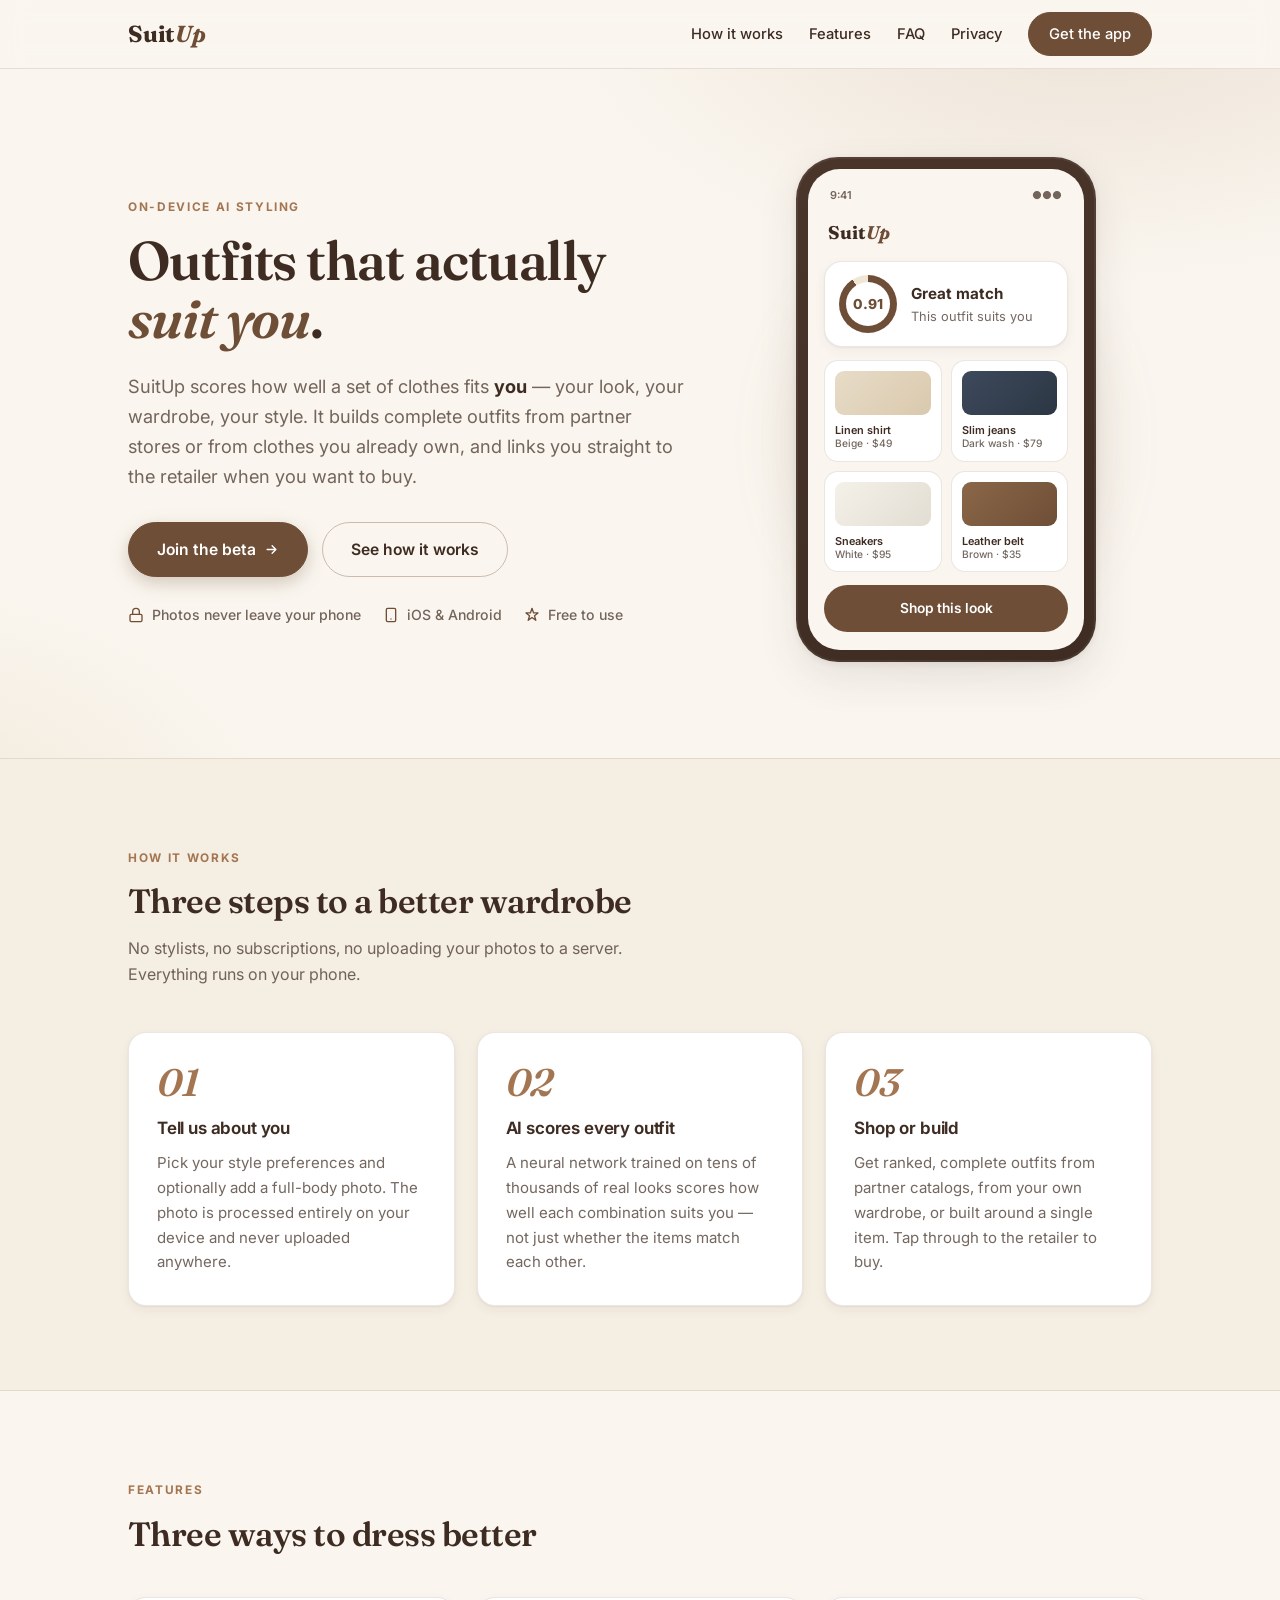
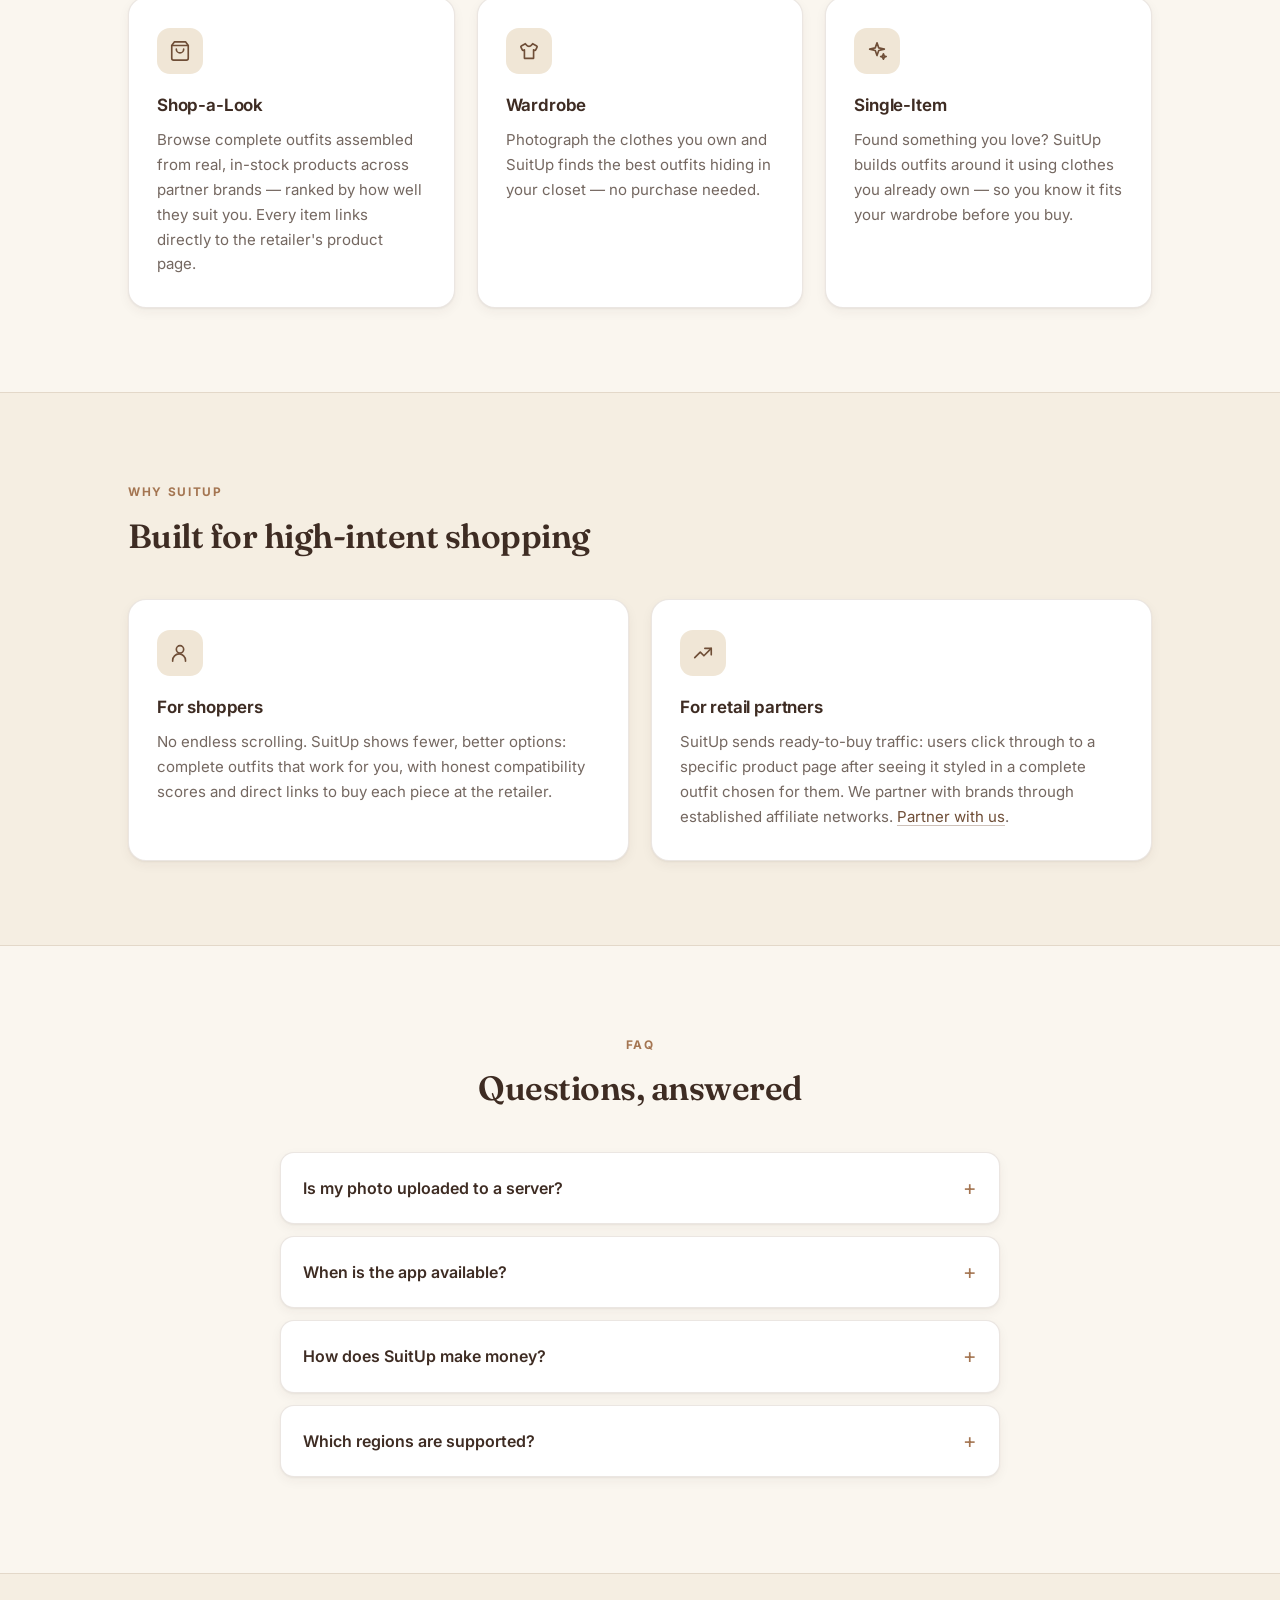
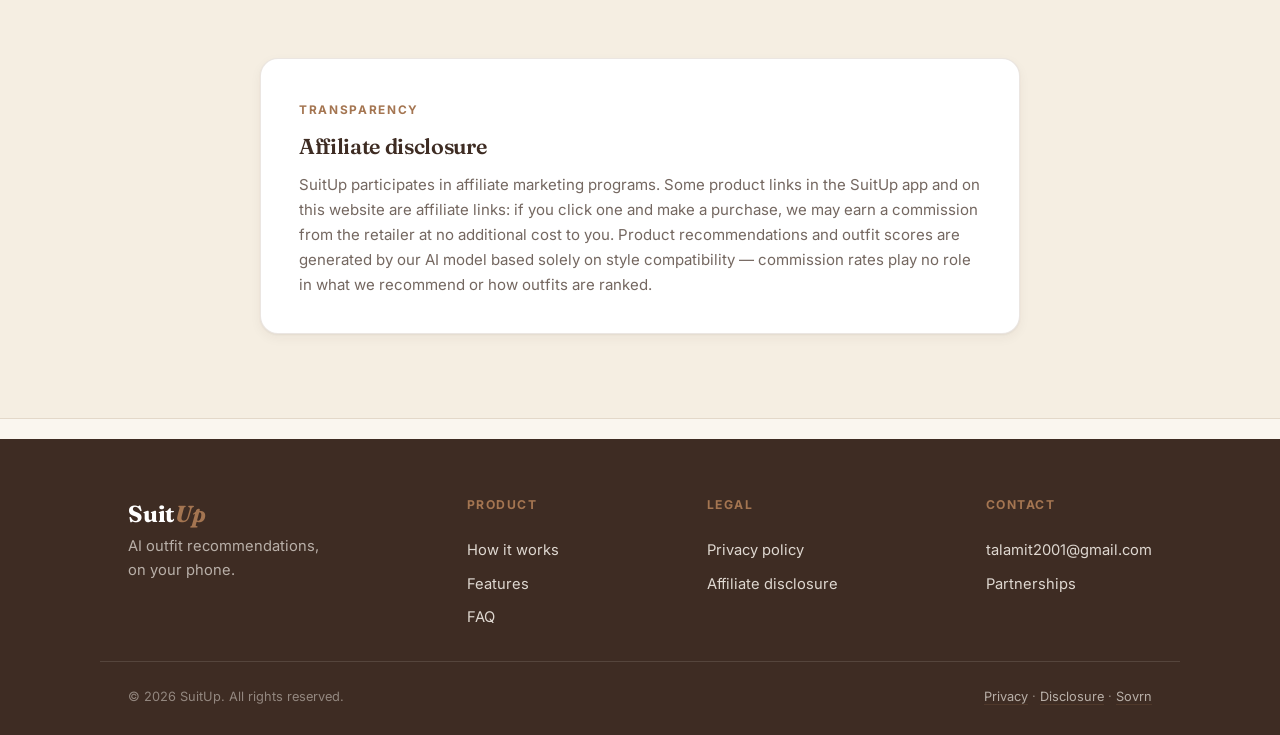
<file: index.html>
<!DOCTYPE html>
<html lang="en">
<head>
<meta charset="UTF-8">
<meta name="viewport" content="width=device-width, initial-scale=1.0">
<title>SuitUp — AI outfit recommendations that suit you</title>
<meta name="description" content="SuitUp is an AI styling app for iOS and Android that scores how well clothes suit you and recommends complete outfits — from stores or your own wardrobe.">
<link rel="preconnect" href="https://fonts.googleapis.com">
<link rel="preconnect" href="https://fonts.gstatic.com" crossorigin>
<link href="https://fonts.googleapis.com/css2?family=Fraunces:ital,wght@0,500;0,600;0,700;1,500;1,600&family=Inter:wght@400;500;600;700&display=swap" rel="stylesheet">
<link rel="stylesheet" href="style.css">
</head>
<body>

<header class="nav">
  <div class="container nav-inner">
    <a class="logo" href="#">Suit<span>Up</span></a>
    <nav>
      <a href="#how">How it works</a>
      <a href="#features">Features</a>
      <a href="#faq">FAQ</a>
      <a href="privacy.html">Privacy</a>
      <a class="btn btn-small" href="#get">Get the app</a>
    </nav>
  </div>
</header>

<section class="hero">
  <div class="container hero-inner">
    <div class="hero-copy">
      <span class="eyebrow">On-device AI styling</span>
      <h1>Outfits that actually <em>suit you</em>.</h1>
      <p class="lead">SuitUp scores how well a set of clothes fits
      <strong>you</strong> — your look, your wardrobe, your style. It builds
      complete outfits from partner stores or from clothes you already own,
      and links you straight to the retailer when you want to buy.</p>
      <div class="cta-row" id="get">
        <a class="btn" href="mailto:talamit2001@gmail.com?subject=SuitUp%20beta">
          Join the beta
          <svg width="15" height="15" viewBox="0 0 24 24" fill="none" stroke="currentColor" stroke-width="2.2" stroke-linecap="round" stroke-linejoin="round"><path d="M5 12h14M13 6l6 6-6 6"/></svg>
        </a>
        <a class="btn btn-outline" href="#how">See how it works</a>
      </div>
      <ul class="trust-row">
        <li>
          <svg width="16" height="16" viewBox="0 0 24 24" fill="none" stroke="#6F4E37" stroke-width="2" stroke-linecap="round" stroke-linejoin="round"><rect x="3" y="11" width="18" height="11" rx="2"/><path d="M7 11V7a5 5 0 0 1 10 0v4"/></svg>
          Photos never leave your phone
        </li>
        <li>
          <svg width="16" height="16" viewBox="0 0 24 24" fill="none" stroke="#6F4E37" stroke-width="2" stroke-linecap="round" stroke-linejoin="round"><rect x="5" y="2" width="14" height="20" rx="2"/><path d="M12 18h.01"/></svg>
          iOS &amp; Android
        </li>
        <li>
          <svg width="16" height="16" viewBox="0 0 24 24" fill="none" stroke="#6F4E37" stroke-width="2" stroke-linecap="round" stroke-linejoin="round"><path d="M12 2l2.4 6.9H21l-5.3 4.1 2 6.9-5.7-4.2L6.3 20l2-6.9L3 8.9h6.6z"/></svg>
          Free to use
        </li>
      </ul>
    </div>

    <div class="phone-wrap">
      <div class="phone">
        <div class="phone-screen">
          <div class="statusbar"><span>9:41</span><span>●●●</span></div>
          <div class="phone-title">Suit<span>Up</span></div>
          <div class="score-card">
            <div class="score-ring"><b>0.91</b></div>
            <div>
              <div class="score-title">Great match</div>
              <div class="score-sub">This outfit suits you</div>
            </div>
          </div>
          <div class="outfit-grid">
            <div class="outfit-item"><div class="swatch s1"></div><small>Linen shirt<em>Beige · $49</em></small></div>
            <div class="outfit-item"><div class="swatch s2"></div><small>Slim jeans<em>Dark wash · $79</em></small></div>
            <div class="outfit-item"><div class="swatch s3"></div><small>Sneakers<em>White · $95</em></small></div>
            <div class="outfit-item"><div class="swatch s4"></div><small>Leather belt<em>Brown · $35</em></small></div>
          </div>
          <div class="phone-btn">Shop this look</div>
        </div>
      </div>
    </div>
  </div>
</section>

<section class="band" id="how">
  <div class="container">
    <div class="section-head">
      <span class="eyebrow">How it works</span>
      <h2>Three steps to a better wardrobe</h2>
      <p>No stylists, no subscriptions, no uploading your photos to a server.
      Everything runs on your phone.</p>
    </div>
    <div class="cards three">
      <div class="card">
        <span class="step-num">01</span>
        <h3>Tell us about you</h3>
        <p>Pick your style preferences and optionally add a full-body photo.
        The photo is processed entirely on your device and never uploaded
        anywhere.</p>
      </div>
      <div class="card">
        <span class="step-num">02</span>
        <h3>AI scores every outfit</h3>
        <p>A neural network trained on tens of thousands of real looks scores
        how well each combination suits you — not just whether the items match
        each other.</p>
      </div>
      <div class="card">
        <span class="step-num">03</span>
        <h3>Shop or build</h3>
        <p>Get ranked, complete outfits from partner catalogs, from your own
        wardrobe, or built around a single item. Tap through to the retailer
        to buy.</p>
      </div>
    </div>
  </div>
</section>

<section id="features">
  <div class="container">
    <div class="section-head">
      <span class="eyebrow">Features</span>
      <h2>Three ways to dress better</h2>
    </div>
    <div class="cards three">
      <div class="card">
        <div class="icon-badge">
          <svg width="22" height="22" viewBox="0 0 24 24" fill="none" stroke="currentColor" stroke-width="1.8" stroke-linecap="round" stroke-linejoin="round"><path d="M6 2L3 6v14a2 2 0 0 0 2 2h14a2 2 0 0 0 2-2V6l-3-4z"/><path d="M3 6h18"/><path d="M16 10a4 4 0 0 1-8 0"/></svg>
        </div>
        <h3>Shop-a-Look</h3>
        <p>Browse complete outfits assembled from real, in-stock products
        across partner brands — ranked by how well they suit you. Every item
        links directly to the retailer's product page.</p>
      </div>
      <div class="card">
        <div class="icon-badge">
          <svg width="22" height="22" viewBox="0 0 24 24" fill="none" stroke="currentColor" stroke-width="1.8" stroke-linecap="round" stroke-linejoin="round"><path d="M20.4 6.5L16 4l-1.2 1.5a3.5 3.5 0 0 1-5.6 0L8 4 3.6 6.5a1 1 0 0 0-.4 1.3l1.5 3a1 1 0 0 0 1.2.5L7 10.7V20h10v-9.3l1.1.6a1 1 0 0 0 1.2-.5l1.5-3a1 1 0 0 0-.4-1.3z"/></svg>
        </div>
        <h3>Wardrobe</h3>
        <p>Photograph the clothes you own and SuitUp finds the best outfits
        hiding in your closet — no purchase needed.</p>
      </div>
      <div class="card">
        <div class="icon-badge">
          <svg width="22" height="22" viewBox="0 0 24 24" fill="none" stroke="currentColor" stroke-width="1.8" stroke-linecap="round" stroke-linejoin="round"><path d="M12 3l1.9 5.6L20 10l-6.1 1.4L12 17l-1.9-5.6L4 10l6.1-1.4z"/><path d="M19 15l.9 2.6L22 18l-2.1.9L19 21l-.9-2.1L16 18l2.1-.4z"/></svg>
        </div>
        <h3>Single-Item</h3>
        <p>Found something you love? SuitUp builds outfits around it using
        clothes you already own — so you know it fits your wardrobe before
        you buy.</p>
      </div>
    </div>
  </div>
</section>

<section class="band">
  <div class="container">
    <div class="section-head">
      <span class="eyebrow">Why SuitUp</span>
      <h2>Built for high-intent shopping</h2>
    </div>
    <div class="cards two">
      <div class="card">
        <div class="icon-badge">
          <svg width="22" height="22" viewBox="0 0 24 24" fill="none" stroke="currentColor" stroke-width="1.8" stroke-linecap="round" stroke-linejoin="round"><circle cx="12" cy="8" r="4"/><path d="M4 21v-1a7 7 0 0 1 14 0v1"/></svg>
        </div>
        <h3>For shoppers</h3>
        <p>No endless scrolling. SuitUp shows fewer, better options: complete
        outfits that work for you, with honest compatibility scores and direct
        links to buy each piece at the retailer.</p>
      </div>
      <div class="card">
        <div class="icon-badge">
          <svg width="22" height="22" viewBox="0 0 24 24" fill="none" stroke="currentColor" stroke-width="1.8" stroke-linecap="round" stroke-linejoin="round"><path d="M3 17l6-6 4 4 8-8"/><path d="M14 7h7v7"/></svg>
        </div>
        <h3>For retail partners</h3>
        <p>SuitUp sends ready-to-buy traffic: users click through to a specific
        product page after seeing it styled in a complete outfit chosen for
        them. We partner with brands through established affiliate networks.
        <a href="mailto:talamit2001@gmail.com?subject=SuitUp%20partnership">Partner with us</a>.</p>
      </div>
    </div>
  </div>
</section>

<section id="faq">
  <div class="container">
    <div class="section-head center">
      <span class="eyebrow">FAQ</span>
      <h2>Questions, answered</h2>
    </div>
    <div class="faq-list">
      <details>
        <summary>Is my photo uploaded to a server?</summary>
        <p>No. The AI model runs entirely on your phone (via ONNX Runtime).
        Your photos are stored only on your device and are never transmitted.
        See the <a href="privacy.html">privacy policy</a>.</p>
      </details>
      <details>
        <summary>When is the app available?</summary>
        <p>SuitUp is in final testing and launching first on Android via
        Google Play, with iOS to follow.
        <a href="mailto:talamit2001@gmail.com?subject=SuitUp%20beta">Email us</a>
        to join the beta.</p>
      </details>
      <details>
        <summary>How does SuitUp make money?</summary>
        <p>The app is free. When you buy an item through a link in the app or
        on this site, the retailer may pay us a small commission through
        affiliate networks. This never affects the price you pay, and it never
        affects the AI's scoring — outfits are ranked purely by compatibility.
        See our <a href="#disclosure">affiliate disclosure</a>.</p>
      </details>
      <details>
        <summary>Which regions are supported?</summary>
        <p>v1 supports catalogs for the United States, Europe, and Israel, in
        English. SuitUp picks yours from your phone's approximate location — so
        prices are in your currency and every store can actually ship to you —
        and tells you if you're somewhere it doesn't cover yet. More regions are
        planned.</p>
      </details>
    </div>
  </div>
</section>

<section class="band" id="disclosure">
  <div class="container">
    <div class="disclosure">
      <span class="eyebrow">Transparency</span>
      <h2>Affiliate disclosure</h2>
      <p>SuitUp participates in affiliate marketing programs. Some product
      links in the SuitUp app and on this website are affiliate links: if you
      click one and make a purchase, we may earn a commission from the
      retailer at no additional cost to you. Product recommendations and
      outfit scores are generated by our AI model based solely on style
      compatibility — commission rates play no role in what we recommend or
      how outfits are ranked.</p>
    </div>
  </div>
</section>

<footer>
  <div class="container footer-inner">
    <div>
      <div class="logo">Suit<span>Up</span></div>
      <p>AI outfit recommendations,<br>on your phone.</p>
    </div>
    <div class="footer-col">
      <h4>Product</h4>
      <a href="#how">How it works</a>
      <a href="#features">Features</a>
      <a href="#faq">FAQ</a>
    </div>
    <div class="footer-col">
      <h4>Legal</h4>
      <a href="privacy.html">Privacy policy</a>
      <a href="#disclosure">Affiliate disclosure</a>
    </div>
    <div class="footer-col">
      <h4>Contact</h4>
      <a href="mailto:talamit2001@gmail.com">talamit2001@gmail.com</a>
      <a href="mailto:talamit2001@gmail.com?subject=SuitUp%20partnership">Partnerships</a>
    </div>
  </div>
  <div class="container copyright">
    <span>© 2026 SuitUp. All rights reserved.</span>
    <span>
      <a href="privacy.html">Privacy</a> ·
      <a href="#disclosure">Disclosure</a> ·
      <a href="https://sovrn.co/1ddgkzw" rel="nofollow">Sovrn</a>
    </span>
  </div>
</footer>

<!-- Affiliate network verification (Skimlinks) -->
<script type="text/javascript" src="https://s.skimresources.com/js/306427X1794672.skimlinks.js"></script>
</body>
</html>
</file>
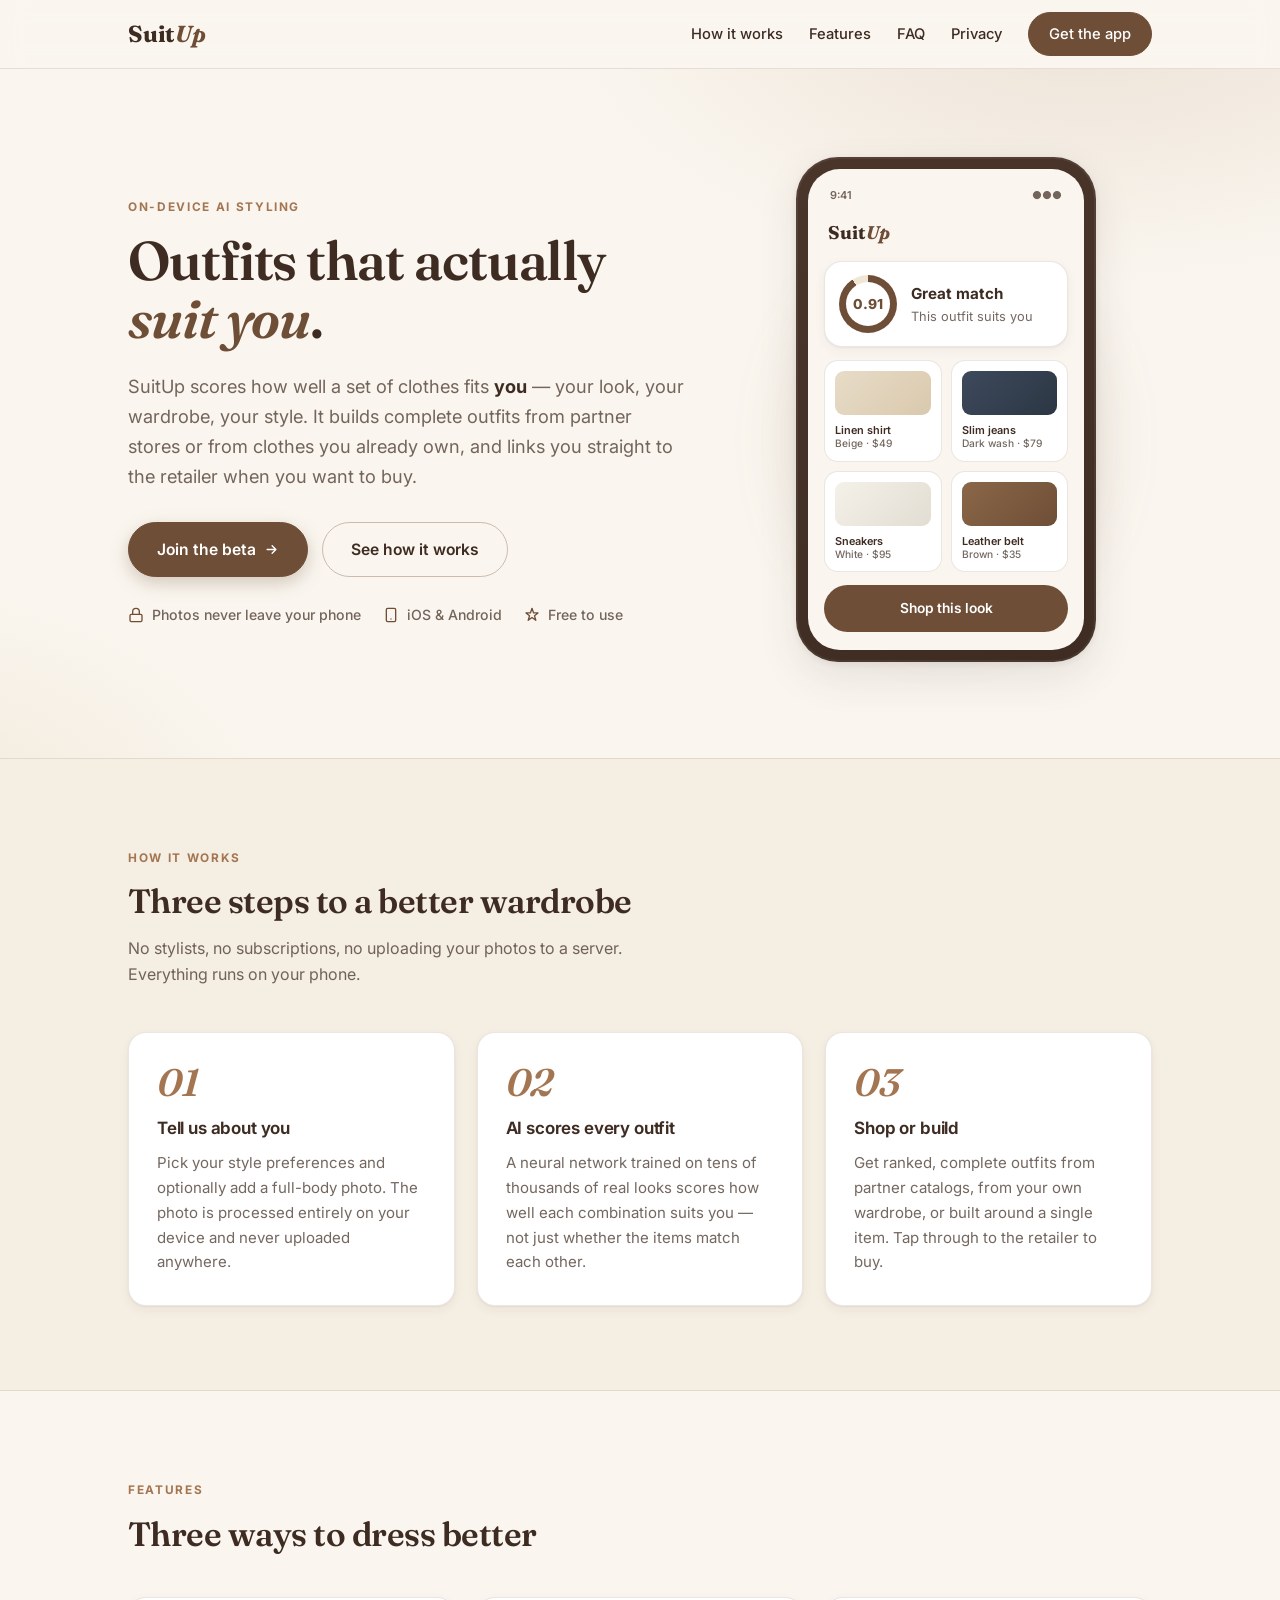
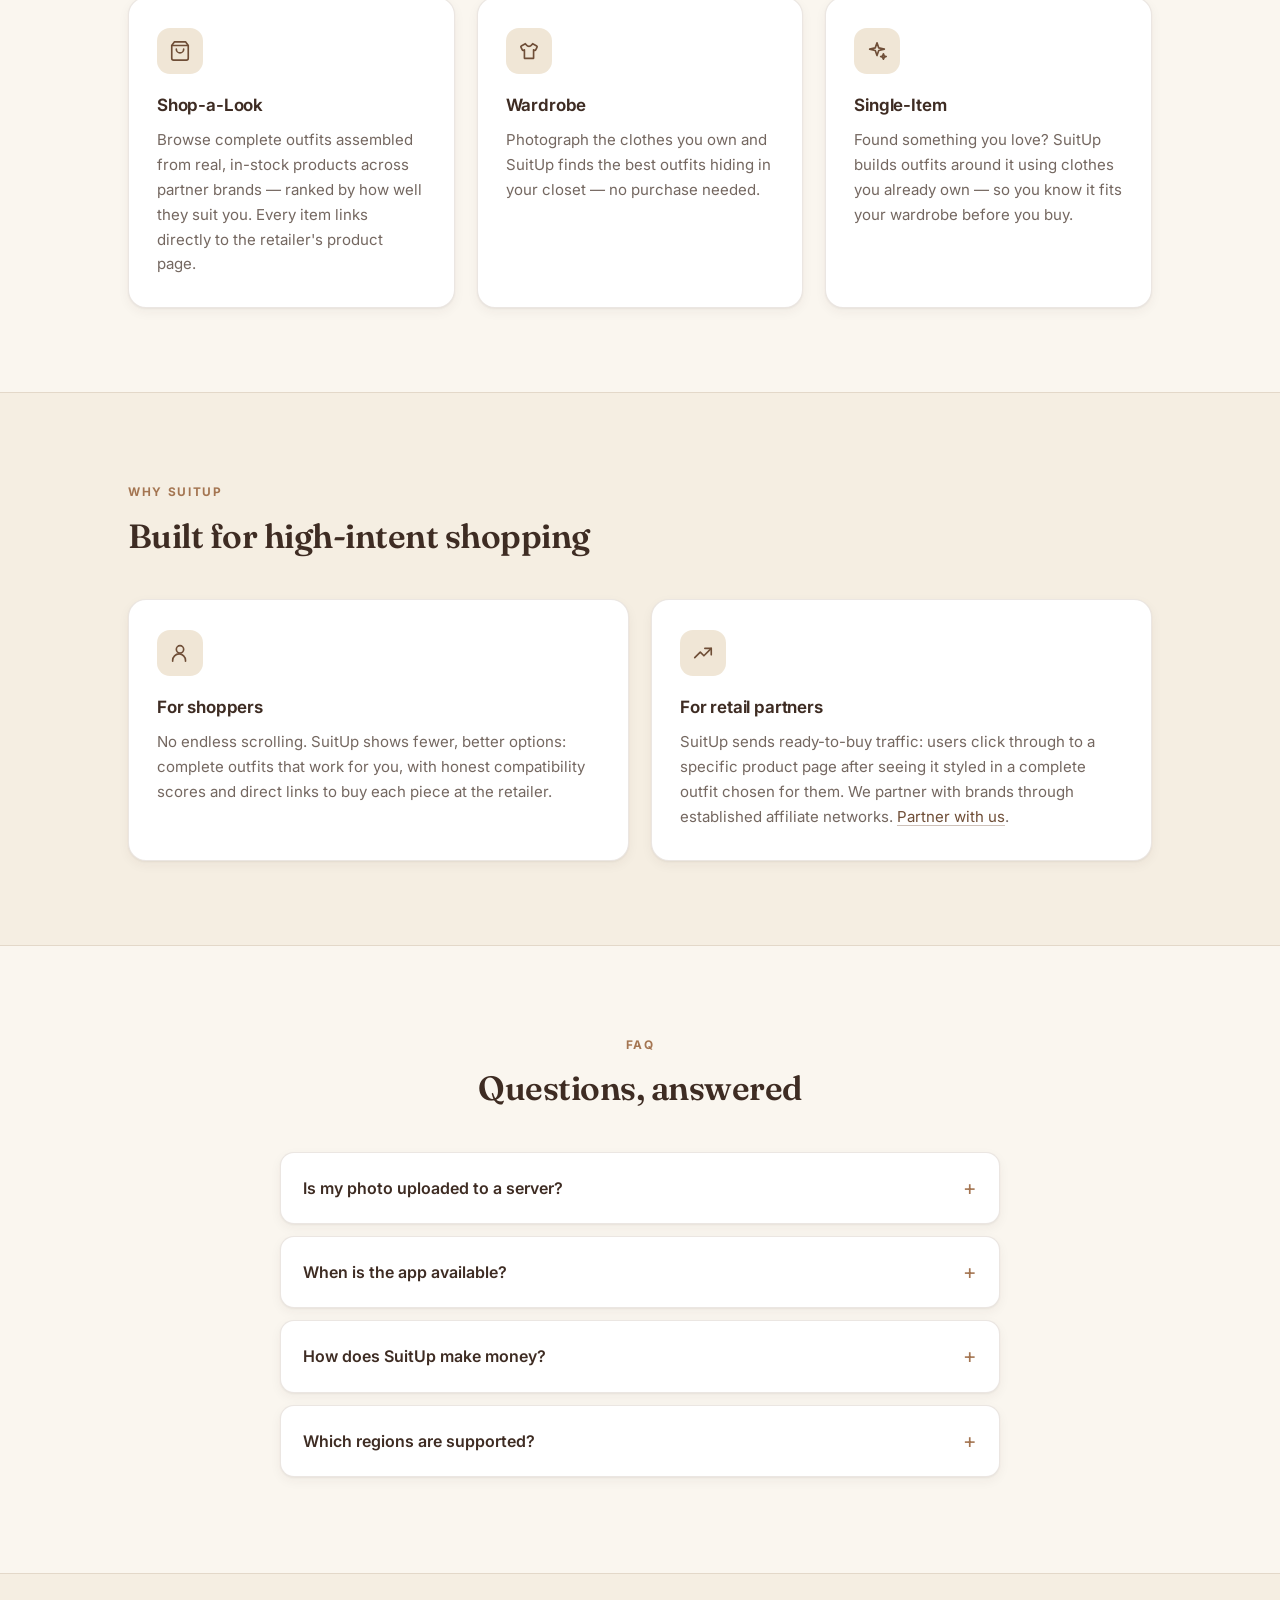
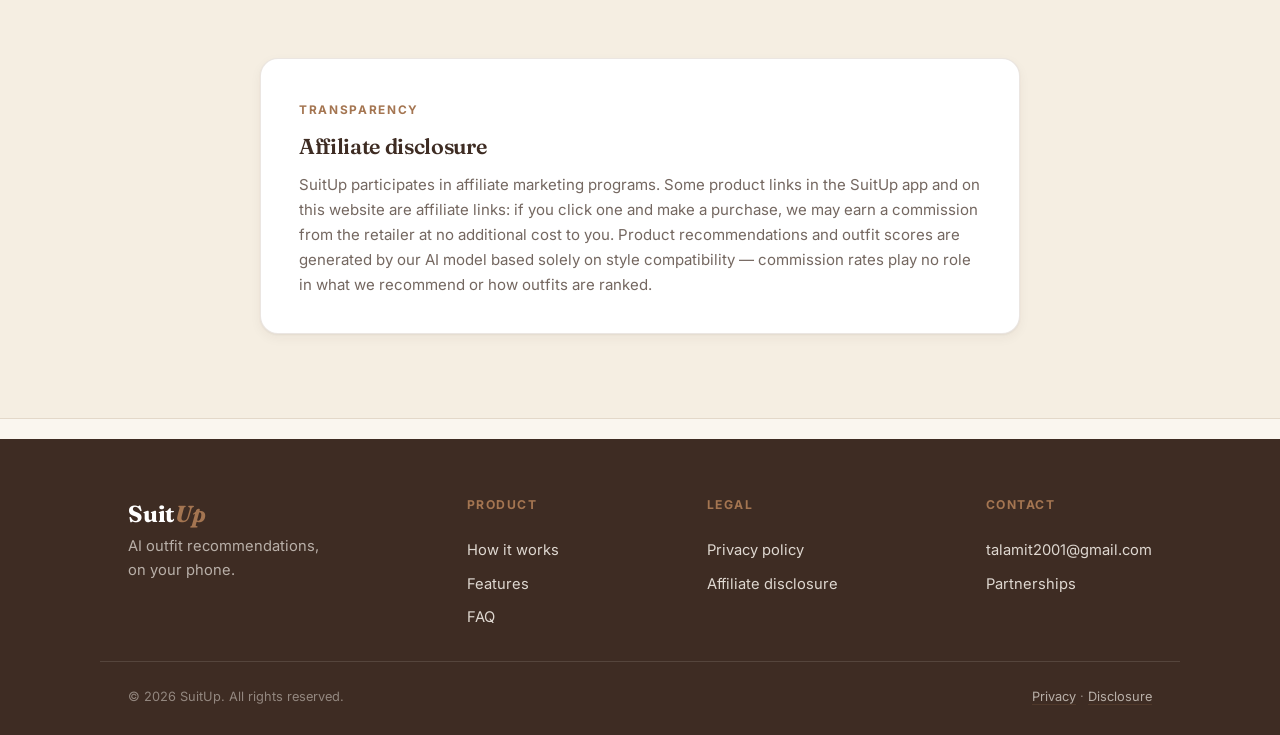
<file: docs/index.html>
<!DOCTYPE html>
<html lang="en">
<head>
<meta charset="UTF-8">
<meta name="viewport" content="width=device-width, initial-scale=1.0">
<title>SuitUp — AI outfit recommendations that suit you</title>
<meta name="description" content="SuitUp is an AI styling app for iOS and Android that scores how well clothes suit you and recommends complete outfits — from stores or your own wardrobe.">
<link rel="preconnect" href="https://fonts.googleapis.com">
<link rel="preconnect" href="https://fonts.gstatic.com" crossorigin>
<link href="https://fonts.googleapis.com/css2?family=Fraunces:ital,wght@0,500;0,600;0,700;1,500;1,600&family=Inter:wght@400;500;600;700&display=swap" rel="stylesheet">
<link rel="stylesheet" href="style.css">
</head>
<body>

<header class="nav">
  <div class="container nav-inner">
    <a class="logo" href="#">Suit<span>Up</span></a>
    <nav>
      <a href="#how">How it works</a>
      <a href="#features">Features</a>
      <a href="#faq">FAQ</a>
      <a href="privacy.html">Privacy</a>
      <a class="btn btn-small" href="#get">Get the app</a>
    </nav>
  </div>
</header>

<section class="hero">
  <div class="container hero-inner">
    <div class="hero-copy">
      <span class="eyebrow">On-device AI styling</span>
      <h1>Outfits that actually <em>suit you</em>.</h1>
      <p class="lead">SuitUp scores how well a set of clothes fits
      <strong>you</strong> — your look, your wardrobe, your style. It builds
      complete outfits from partner stores or from clothes you already own,
      and links you straight to the retailer when you want to buy.</p>
      <div class="cta-row" id="get">
        <a class="btn" href="mailto:talamit2001@gmail.com?subject=SuitUp%20beta">
          Join the beta
          <svg width="15" height="15" viewBox="0 0 24 24" fill="none" stroke="currentColor" stroke-width="2.2" stroke-linecap="round" stroke-linejoin="round"><path d="M5 12h14M13 6l6 6-6 6"/></svg>
        </a>
        <a class="btn btn-outline" href="#how">See how it works</a>
      </div>
      <ul class="trust-row">
        <li>
          <svg width="16" height="16" viewBox="0 0 24 24" fill="none" stroke="#6F4E37" stroke-width="2" stroke-linecap="round" stroke-linejoin="round"><rect x="3" y="11" width="18" height="11" rx="2"/><path d="M7 11V7a5 5 0 0 1 10 0v4"/></svg>
          Photos never leave your phone
        </li>
        <li>
          <svg width="16" height="16" viewBox="0 0 24 24" fill="none" stroke="#6F4E37" stroke-width="2" stroke-linecap="round" stroke-linejoin="round"><rect x="5" y="2" width="14" height="20" rx="2"/><path d="M12 18h.01"/></svg>
          iOS &amp; Android
        </li>
        <li>
          <svg width="16" height="16" viewBox="0 0 24 24" fill="none" stroke="#6F4E37" stroke-width="2" stroke-linecap="round" stroke-linejoin="round"><path d="M12 2l2.4 6.9H21l-5.3 4.1 2 6.9-5.7-4.2L6.3 20l2-6.9L3 8.9h6.6z"/></svg>
          Free to use
        </li>
      </ul>
    </div>

    <div class="phone-wrap">
      <div class="phone">
        <div class="phone-screen">
          <div class="statusbar"><span>9:41</span><span>●●●</span></div>
          <div class="phone-title">Suit<span>Up</span></div>
          <div class="score-card">
            <div class="score-ring"><b>0.91</b></div>
            <div>
              <div class="score-title">Great match</div>
              <div class="score-sub">This outfit suits you</div>
            </div>
          </div>
          <div class="outfit-grid">
            <div class="outfit-item"><div class="swatch s1"></div><small>Linen shirt<em>Beige · $49</em></small></div>
            <div class="outfit-item"><div class="swatch s2"></div><small>Slim jeans<em>Dark wash · $79</em></small></div>
            <div class="outfit-item"><div class="swatch s3"></div><small>Sneakers<em>White · $95</em></small></div>
            <div class="outfit-item"><div class="swatch s4"></div><small>Leather belt<em>Brown · $35</em></small></div>
          </div>
          <div class="phone-btn">Shop this look</div>
        </div>
      </div>
    </div>
  </div>
</section>

<section class="band" id="how">
  <div class="container">
    <div class="section-head">
      <span class="eyebrow">How it works</span>
      <h2>Three steps to a better wardrobe</h2>
      <p>No stylists, no subscriptions, no uploading your photos to a server.
      Everything runs on your phone.</p>
    </div>
    <div class="cards three">
      <div class="card">
        <span class="step-num">01</span>
        <h3>Tell us about you</h3>
        <p>Pick your style preferences and optionally add a full-body photo.
        The photo is processed entirely on your device and never uploaded
        anywhere.</p>
      </div>
      <div class="card">
        <span class="step-num">02</span>
        <h3>AI scores every outfit</h3>
        <p>A neural network trained on tens of thousands of real looks scores
        how well each combination suits you — not just whether the items match
        each other.</p>
      </div>
      <div class="card">
        <span class="step-num">03</span>
        <h3>Shop or build</h3>
        <p>Get ranked, complete outfits from partner catalogs, from your own
        wardrobe, or built around a single item. Tap through to the retailer
        to buy.</p>
      </div>
    </div>
  </div>
</section>

<section id="features">
  <div class="container">
    <div class="section-head">
      <span class="eyebrow">Features</span>
      <h2>Three ways to dress better</h2>
    </div>
    <div class="cards three">
      <div class="card">
        <div class="icon-badge">
          <svg width="22" height="22" viewBox="0 0 24 24" fill="none" stroke="currentColor" stroke-width="1.8" stroke-linecap="round" stroke-linejoin="round"><path d="M6 2L3 6v14a2 2 0 0 0 2 2h14a2 2 0 0 0 2-2V6l-3-4z"/><path d="M3 6h18"/><path d="M16 10a4 4 0 0 1-8 0"/></svg>
        </div>
        <h3>Shop-a-Look</h3>
        <p>Browse complete outfits assembled from real, in-stock products
        across partner brands — ranked by how well they suit you. Every item
        links directly to the retailer's product page.</p>
      </div>
      <div class="card">
        <div class="icon-badge">
          <svg width="22" height="22" viewBox="0 0 24 24" fill="none" stroke="currentColor" stroke-width="1.8" stroke-linecap="round" stroke-linejoin="round"><path d="M20.4 6.5L16 4l-1.2 1.5a3.5 3.5 0 0 1-5.6 0L8 4 3.6 6.5a1 1 0 0 0-.4 1.3l1.5 3a1 1 0 0 0 1.2.5L7 10.7V20h10v-9.3l1.1.6a1 1 0 0 0 1.2-.5l1.5-3a1 1 0 0 0-.4-1.3z"/></svg>
        </div>
        <h3>Wardrobe</h3>
        <p>Photograph the clothes you own and SuitUp finds the best outfits
        hiding in your closet — no purchase needed.</p>
      </div>
      <div class="card">
        <div class="icon-badge">
          <svg width="22" height="22" viewBox="0 0 24 24" fill="none" stroke="currentColor" stroke-width="1.8" stroke-linecap="round" stroke-linejoin="round"><path d="M12 3l1.9 5.6L20 10l-6.1 1.4L12 17l-1.9-5.6L4 10l6.1-1.4z"/><path d="M19 15l.9 2.6L22 18l-2.1.9L19 21l-.9-2.1L16 18l2.1-.4z"/></svg>
        </div>
        <h3>Single-Item</h3>
        <p>Found something you love? SuitUp builds outfits around it using
        clothes you already own — so you know it fits your wardrobe before
        you buy.</p>
      </div>
    </div>
  </div>
</section>

<section class="band">
  <div class="container">
    <div class="section-head">
      <span class="eyebrow">Why SuitUp</span>
      <h2>Built for high-intent shopping</h2>
    </div>
    <div class="cards two">
      <div class="card">
        <div class="icon-badge">
          <svg width="22" height="22" viewBox="0 0 24 24" fill="none" stroke="currentColor" stroke-width="1.8" stroke-linecap="round" stroke-linejoin="round"><circle cx="12" cy="8" r="4"/><path d="M4 21v-1a7 7 0 0 1 14 0v1"/></svg>
        </div>
        <h3>For shoppers</h3>
        <p>No endless scrolling. SuitUp shows fewer, better options: complete
        outfits that work for you, with honest compatibility scores and direct
        links to buy each piece at the retailer.</p>
      </div>
      <div class="card">
        <div class="icon-badge">
          <svg width="22" height="22" viewBox="0 0 24 24" fill="none" stroke="currentColor" stroke-width="1.8" stroke-linecap="round" stroke-linejoin="round"><path d="M3 17l6-6 4 4 8-8"/><path d="M14 7h7v7"/></svg>
        </div>
        <h3>For retail partners</h3>
        <p>SuitUp sends ready-to-buy traffic: users click through to a specific
        product page after seeing it styled in a complete outfit chosen for
        them. We partner with brands through established affiliate networks.
        <a href="mailto:talamit2001@gmail.com?subject=SuitUp%20partnership">Partner with us</a>.</p>
      </div>
    </div>
  </div>
</section>

<section id="faq">
  <div class="container">
    <div class="section-head center">
      <span class="eyebrow">FAQ</span>
      <h2>Questions, answered</h2>
    </div>
    <div class="faq-list">
      <details>
        <summary>Is my photo uploaded to a server?</summary>
        <p>No. The AI model runs entirely on your phone (via ONNX Runtime).
        Your photos are stored only on your device and are never transmitted.
        See the <a href="privacy.html">privacy policy</a>.</p>
      </details>
      <details>
        <summary>When is the app available?</summary>
        <p>SuitUp is in final testing and launching first on Android via
        Google Play, with iOS to follow.
        <a href="mailto:talamit2001@gmail.com?subject=SuitUp%20beta">Email us</a>
        to join the beta.</p>
      </details>
      <details>
        <summary>How does SuitUp make money?</summary>
        <p>The app is free. When you buy an item through a link in the app or
        on this site, the retailer may pay us a small commission through
        affiliate networks. This never affects the price you pay, and it never
        affects the AI's scoring — outfits are ranked purely by compatibility.
        See our <a href="#disclosure">affiliate disclosure</a>.</p>
      </details>
      <details>
        <summary>Which regions are supported?</summary>
        <p>v1 supports catalogs for the United States, Europe, and Israel, in
        English. More regions are planned.</p>
      </details>
    </div>
  </div>
</section>

<section class="band" id="disclosure">
  <div class="container">
    <div class="disclosure">
      <span class="eyebrow">Transparency</span>
      <h2>Affiliate disclosure</h2>
      <p>SuitUp participates in affiliate marketing programs. Some product
      links in the SuitUp app and on this website are affiliate links: if you
      click one and make a purchase, we may earn a commission from the
      retailer at no additional cost to you. Product recommendations and
      outfit scores are generated by our AI model based solely on style
      compatibility — commission rates play no role in what we recommend or
      how outfits are ranked.</p>
    </div>
  </div>
</section>

<footer>
  <div class="container footer-inner">
    <div>
      <div class="logo">Suit<span>Up</span></div>
      <p>AI outfit recommendations,<br>on your phone.</p>
    </div>
    <div class="footer-col">
      <h4>Product</h4>
      <a href="#how">How it works</a>
      <a href="#features">Features</a>
      <a href="#faq">FAQ</a>
    </div>
    <div class="footer-col">
      <h4>Legal</h4>
      <a href="privacy.html">Privacy policy</a>
      <a href="#disclosure">Affiliate disclosure</a>
    </div>
    <div class="footer-col">
      <h4>Contact</h4>
      <a href="mailto:talamit2001@gmail.com">talamit2001@gmail.com</a>
      <a href="mailto:talamit2001@gmail.com?subject=SuitUp%20partnership">Partnerships</a>
    </div>
  </div>
  <div class="container copyright">
    <span>© 2026 SuitUp. All rights reserved.</span>
    <span><a href="privacy.html">Privacy</a> · <a href="#disclosure">Disclosure</a></span>
  </div>
</footer>

</body>
</html>
</file>
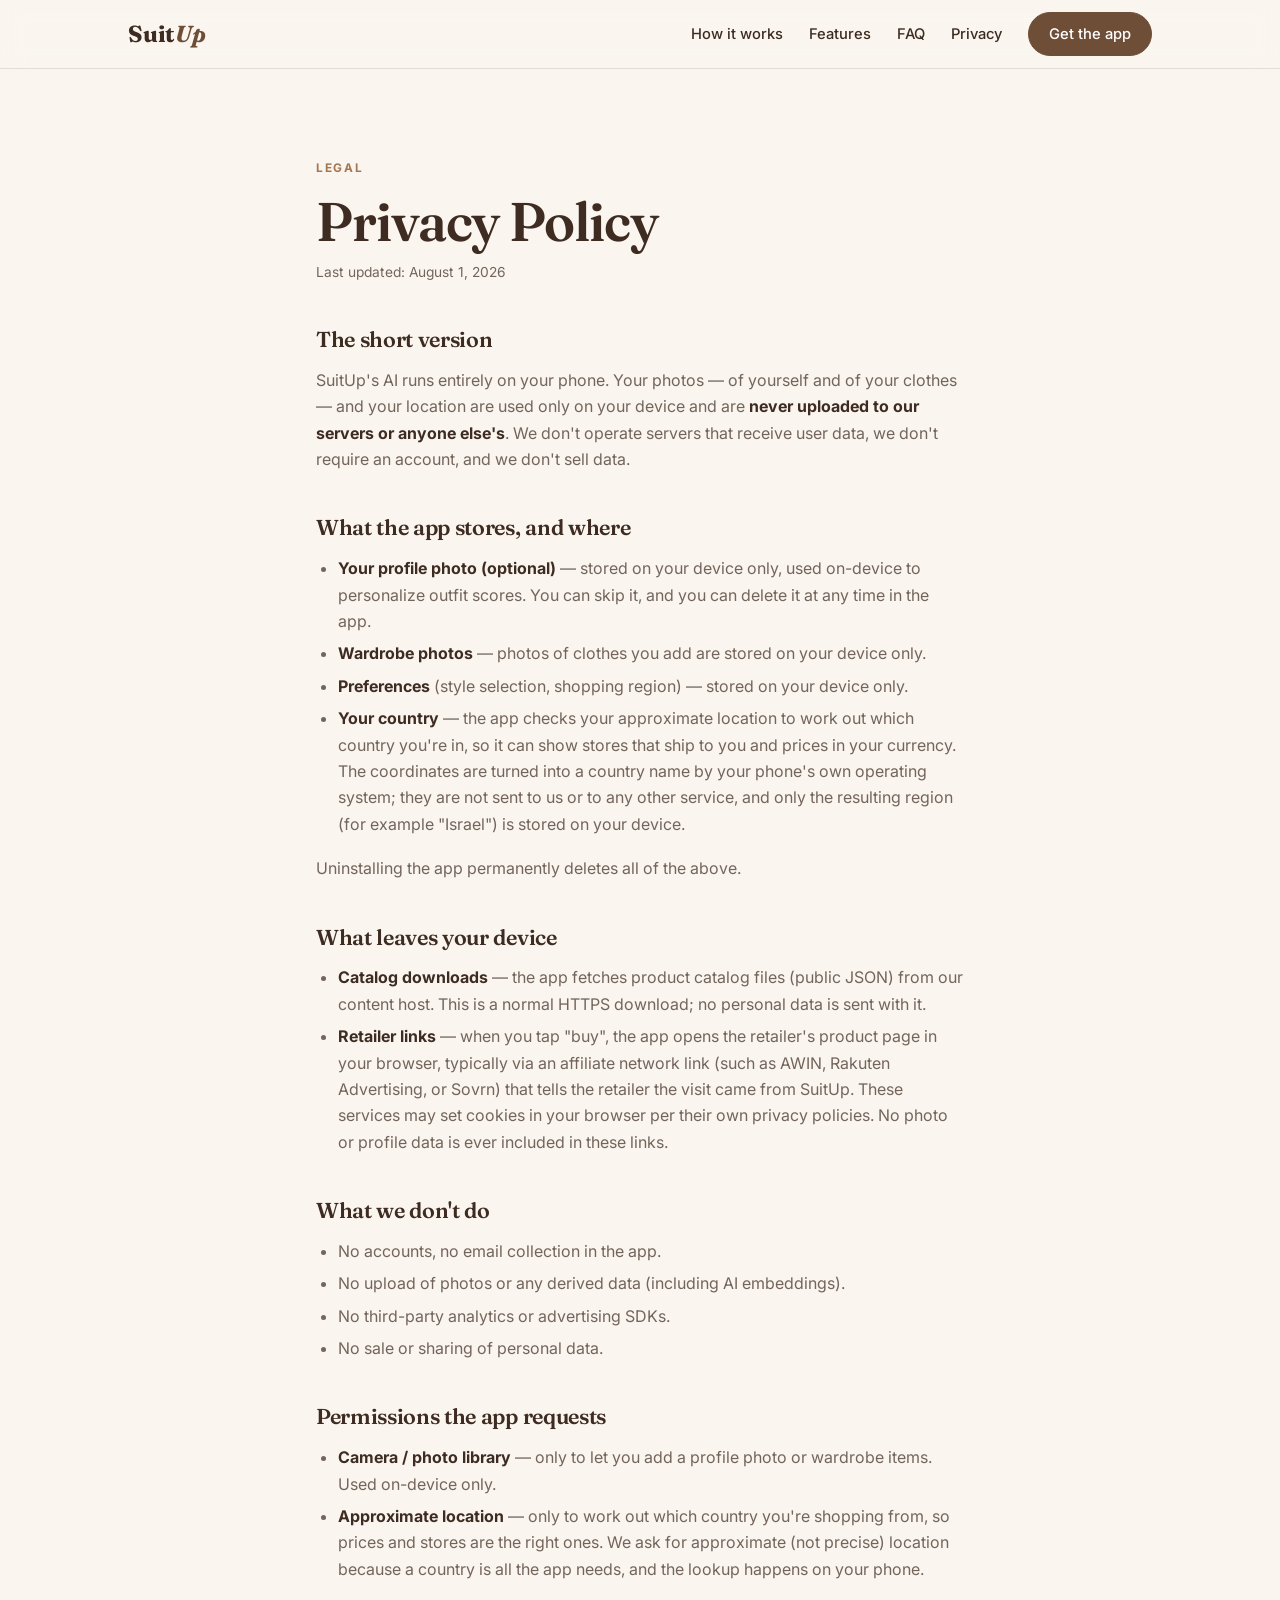
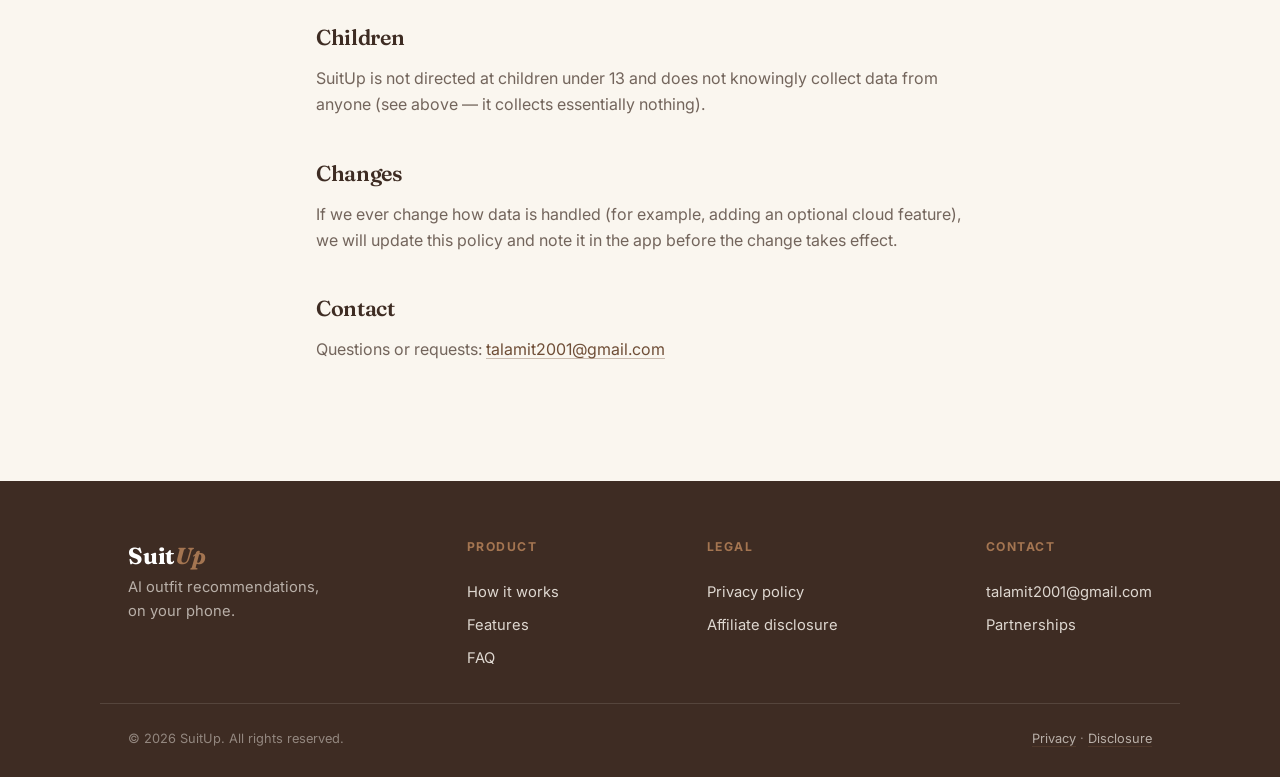
<file: privacy.html>
<!DOCTYPE html>
<html lang="en">
<head>
<meta charset="UTF-8">
<meta name="viewport" content="width=device-width, initial-scale=1.0">
<title>Privacy Policy — SuitUp</title>
<meta name="description" content="SuitUp privacy policy: photos are processed on-device and never uploaded.">
<link rel="preconnect" href="https://fonts.googleapis.com">
<link rel="preconnect" href="https://fonts.gstatic.com" crossorigin>
<link href="https://fonts.googleapis.com/css2?family=Fraunces:ital,wght@0,500;0,600;0,700;1,500;1,600&family=Inter:wght@400;500;600;700&display=swap" rel="stylesheet">
<link rel="stylesheet" href="style.css">
</head>
<body>

<header class="nav">
  <div class="container nav-inner">
    <a class="logo" href="index.html">Suit<span>Up</span></a>
    <nav>
      <a href="index.html#how">How it works</a>
      <a href="index.html#features">Features</a>
      <a href="index.html#faq">FAQ</a>
      <a href="privacy.html">Privacy</a>
      <a class="btn btn-small" href="index.html#get">Get the app</a>
    </nav>
  </div>
</header>

<section>
  <div class="container prose">
    <span class="eyebrow">Legal</span>
    <h1>Privacy Policy</h1>
    <p class="fineprint" style="margin-top:10px">Last updated: August 1, 2026</p>

    <h2>The short version</h2>
    <p>SuitUp's AI runs entirely on your phone. Your photos — of yourself and
    of your clothes — and your location are used only on your device and are
    <strong>never uploaded to our servers or anyone else's</strong>. We don't
    operate servers that receive user data, we don't require an account, and we
    don't sell data.</p>

    <h2>What the app stores, and where</h2>
    <ul>
      <li><strong>Your profile photo (optional)</strong> — stored on your
      device only, used on-device to personalize outfit scores. You can skip
      it, and you can delete it at any time in the app.</li>
      <li><strong>Wardrobe photos</strong> — photos of clothes you add are
      stored on your device only.</li>
      <li><strong>Preferences</strong> (style selection, shopping region) —
      stored on your device only.</li>
      <li><strong>Your country</strong> — the app checks your approximate
      location to work out which country you're in, so it can show stores that
      ship to you and prices in your currency. The coordinates are turned into
      a country name by your phone's own operating system; they are not sent to
      us or to any other service, and only the resulting region (for example
      "Israel") is stored on your device.</li>
    </ul>
    <p>Uninstalling the app permanently deletes all of the above.</p>

    <h2>What leaves your device</h2>
    <ul>
      <li><strong>Catalog downloads</strong> — the app fetches product catalog
      files (public JSON) from our content host. This is a normal HTTPS
      download; no personal data is sent with it.</li>
      <li><strong>Retailer links</strong> — when you tap "buy", the app opens
      the retailer's product page in your browser, typically via an affiliate
      network link (such as AWIN, Rakuten Advertising, or Sovrn) that tells
      the retailer the visit came from SuitUp. These services may set cookies
      in your browser per their own privacy policies. No photo or profile
      data is ever included in these links.</li>
    </ul>

    <h2>What we don't do</h2>
    <ul>
      <li>No accounts, no email collection in the app.</li>
      <li>No upload of photos or any derived data (including AI embeddings).</li>
      <li>No third-party analytics or advertising SDKs.</li>
      <li>No sale or sharing of personal data.</li>
    </ul>

    <h2>Permissions the app requests</h2>
    <ul>
      <li><strong>Camera / photo library</strong> — only to let you add a
      profile photo or wardrobe items. Used on-device only.</li>
      <li><strong>Approximate location</strong> — only to work out which
      country you're shopping from, so prices and stores are the right ones.
      We ask for approximate (not precise) location because a country is all
      the app needs, and the lookup happens on your phone.</li>
    </ul>

    <h2>Children</h2>
    <p>SuitUp is not directed at children under 13 and does not knowingly
    collect data from anyone (see above — it collects essentially nothing).</p>

    <h2>Changes</h2>
    <p>If we ever change how data is handled (for example, adding an optional
    cloud feature), we will update this policy and note it in the app before
    the change takes effect.</p>

    <h2>Contact</h2>
    <p>Questions or requests:
    <a href="mailto:talamit2001@gmail.com">talamit2001@gmail.com</a></p>
  </div>
</section>

<footer>
  <div class="container footer-inner">
    <div>
      <div class="logo">Suit<span>Up</span></div>
      <p>AI outfit recommendations,<br>on your phone.</p>
    </div>
    <div class="footer-col">
      <h4>Product</h4>
      <a href="index.html#how">How it works</a>
      <a href="index.html#features">Features</a>
      <a href="index.html#faq">FAQ</a>
    </div>
    <div class="footer-col">
      <h4>Legal</h4>
      <a href="privacy.html">Privacy policy</a>
      <a href="index.html#disclosure">Affiliate disclosure</a>
    </div>
    <div class="footer-col">
      <h4>Contact</h4>
      <a href="mailto:talamit2001@gmail.com">talamit2001@gmail.com</a>
      <a href="mailto:talamit2001@gmail.com?subject=SuitUp%20partnership">Partnerships</a>
    </div>
  </div>
  <div class="container copyright">
    <span>© 2026 SuitUp. All rights reserved.</span>
    <span><a href="privacy.html">Privacy</a> · <a href="index.html#disclosure">Disclosure</a></span>
  </div>
</footer>

</body>
</html>
</file>
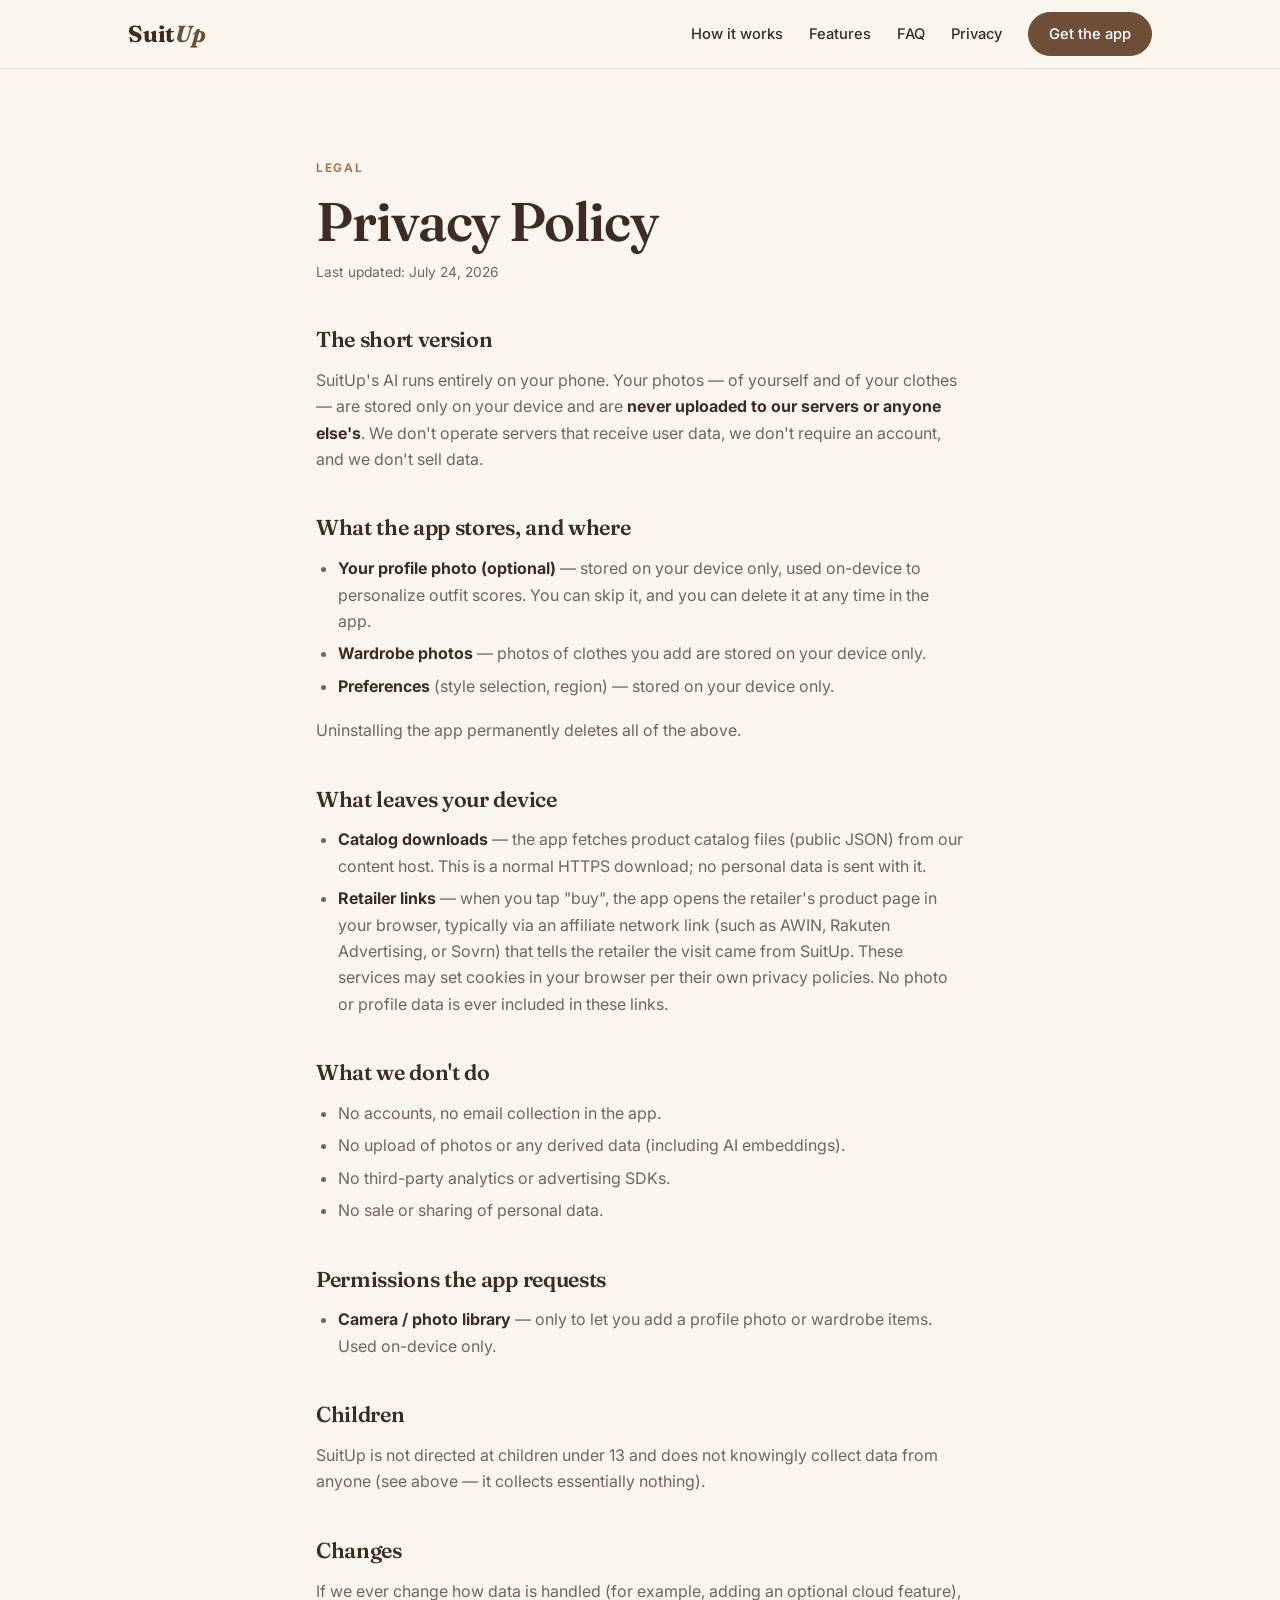
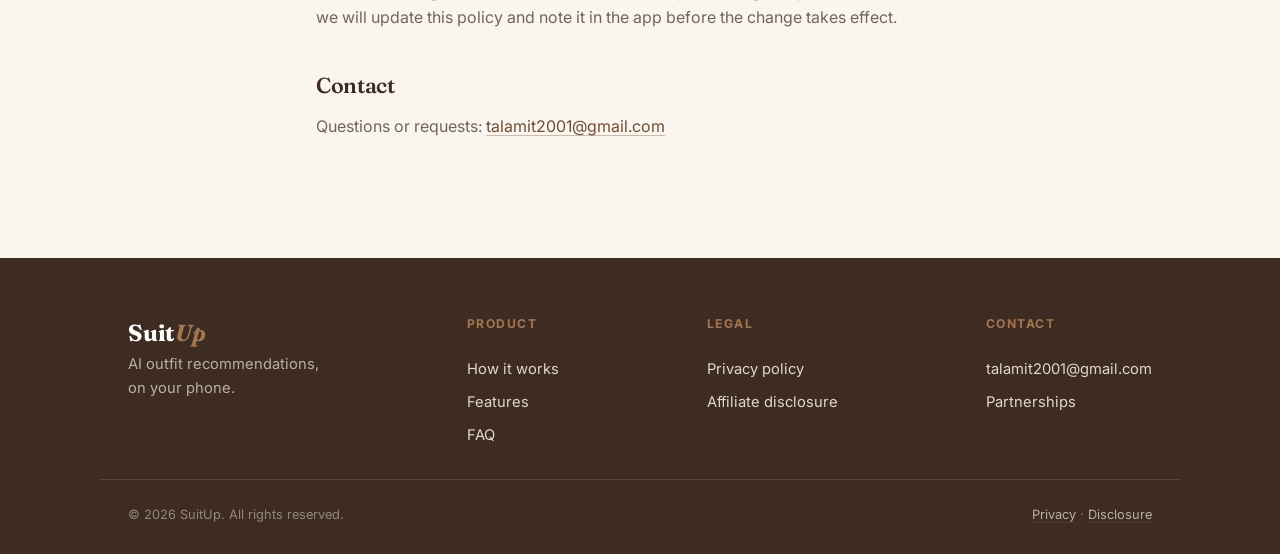
<file: docs/privacy.html>
<!DOCTYPE html>
<html lang="en">
<head>
<meta charset="UTF-8">
<meta name="viewport" content="width=device-width, initial-scale=1.0">
<title>Privacy Policy — SuitUp</title>
<meta name="description" content="SuitUp privacy policy: photos are processed on-device and never uploaded.">
<link rel="preconnect" href="https://fonts.googleapis.com">
<link rel="preconnect" href="https://fonts.gstatic.com" crossorigin>
<link href="https://fonts.googleapis.com/css2?family=Fraunces:ital,wght@0,500;0,600;0,700;1,500;1,600&family=Inter:wght@400;500;600;700&display=swap" rel="stylesheet">
<link rel="stylesheet" href="style.css">
</head>
<body>

<header class="nav">
  <div class="container nav-inner">
    <a class="logo" href="index.html">Suit<span>Up</span></a>
    <nav>
      <a href="index.html#how">How it works</a>
      <a href="index.html#features">Features</a>
      <a href="index.html#faq">FAQ</a>
      <a href="privacy.html">Privacy</a>
      <a class="btn btn-small" href="index.html#get">Get the app</a>
    </nav>
  </div>
</header>

<section>
  <div class="container prose">
    <span class="eyebrow">Legal</span>
    <h1>Privacy Policy</h1>
    <p class="fineprint" style="margin-top:10px">Last updated: July 24, 2026</p>

    <h2>The short version</h2>
    <p>SuitUp's AI runs entirely on your phone. Your photos — of yourself and
    of your clothes — are stored only on your device and are <strong>never
    uploaded to our servers or anyone else's</strong>. We don't operate
    servers that receive user data, we don't require an account, and we don't
    sell data.</p>

    <h2>What the app stores, and where</h2>
    <ul>
      <li><strong>Your profile photo (optional)</strong> — stored on your
      device only, used on-device to personalize outfit scores. You can skip
      it, and you can delete it at any time in the app.</li>
      <li><strong>Wardrobe photos</strong> — photos of clothes you add are
      stored on your device only.</li>
      <li><strong>Preferences</strong> (style selection, region) — stored on
      your device only.</li>
    </ul>
    <p>Uninstalling the app permanently deletes all of the above.</p>

    <h2>What leaves your device</h2>
    <ul>
      <li><strong>Catalog downloads</strong> — the app fetches product catalog
      files (public JSON) from our content host. This is a normal HTTPS
      download; no personal data is sent with it.</li>
      <li><strong>Retailer links</strong> — when you tap "buy", the app opens
      the retailer's product page in your browser, typically via an affiliate
      network link (such as AWIN, Rakuten Advertising, or Sovrn) that tells
      the retailer the visit came from SuitUp. These services may set cookies
      in your browser per their own privacy policies. No photo or profile
      data is ever included in these links.</li>
    </ul>

    <h2>What we don't do</h2>
    <ul>
      <li>No accounts, no email collection in the app.</li>
      <li>No upload of photos or any derived data (including AI embeddings).</li>
      <li>No third-party analytics or advertising SDKs.</li>
      <li>No sale or sharing of personal data.</li>
    </ul>

    <h2>Permissions the app requests</h2>
    <ul>
      <li><strong>Camera / photo library</strong> — only to let you add a
      profile photo or wardrobe items. Used on-device only.</li>
    </ul>

    <h2>Children</h2>
    <p>SuitUp is not directed at children under 13 and does not knowingly
    collect data from anyone (see above — it collects essentially nothing).</p>

    <h2>Changes</h2>
    <p>If we ever change how data is handled (for example, adding an optional
    cloud feature), we will update this policy and note it in the app before
    the change takes effect.</p>

    <h2>Contact</h2>
    <p>Questions or requests:
    <a href="mailto:talamit2001@gmail.com">talamit2001@gmail.com</a></p>
  </div>
</section>

<footer>
  <div class="container footer-inner">
    <div>
      <div class="logo">Suit<span>Up</span></div>
      <p>AI outfit recommendations,<br>on your phone.</p>
    </div>
    <div class="footer-col">
      <h4>Product</h4>
      <a href="index.html#how">How it works</a>
      <a href="index.html#features">Features</a>
      <a href="index.html#faq">FAQ</a>
    </div>
    <div class="footer-col">
      <h4>Legal</h4>
      <a href="privacy.html">Privacy policy</a>
      <a href="index.html#disclosure">Affiliate disclosure</a>
    </div>
    <div class="footer-col">
      <h4>Contact</h4>
      <a href="mailto:talamit2001@gmail.com">talamit2001@gmail.com</a>
      <a href="mailto:talamit2001@gmail.com?subject=SuitUp%20partnership">Partnerships</a>
    </div>
  </div>
  <div class="container copyright">
    <span>© 2026 SuitUp. All rights reserved.</span>
    <span><a href="privacy.html">Privacy</a> · <a href="index.html#disclosure">Disclosure</a></span>
  </div>
</footer>

</body>
</html>
</file>
<file: style.css>
/* SuitUp landing page — palette mirrors app/lib/theme.dart:
   coffee #6F4E37, espresso #3E2C23, caramel #A47551,
   cream #FAF6EF, creamLow #F5EEE2, creamMid #F0E6D6 */

:root {
  --coffee: #6F4E37;
  --coffee-dark: #5A3E2B;
  --espresso: #3E2C23;
  --caramel: #A47551;
  --cream: #FAF6EF;
  --cream-low: #F5EEE2;
  --cream-mid: #F0E6D6;
  --ink-soft: rgba(62, 44, 35, 0.72);
  --line: rgba(111, 78, 55, 0.14);
  --shadow-sm: 0 1px 2px rgba(62, 44, 35, 0.06), 0 4px 12px rgba(62, 44, 35, 0.05);
  --shadow-md: 0 2px 6px rgba(62, 44, 35, 0.07), 0 16px 40px rgba(62, 44, 35, 0.10);
  --radius: 18px;
}

* { margin: 0; padding: 0; box-sizing: border-box; }

html { scroll-behavior: smooth; }

body {
  font-family: "Inter", -apple-system, BlinkMacSystemFont, "Segoe UI", Roboto,
    "Helvetica Neue", Arial, sans-serif;
  background: var(--cream);
  color: var(--espresso);
  line-height: 1.65;
  font-size: 16px;
  -webkit-font-smoothing: antialiased;
  overflow-x: hidden;
}

.container { max-width: 1080px; margin: 0 auto; padding: 0 28px; }

h1, h2, .logo {
  font-family: "Fraunces", Georgia, "Times New Roman", serif;
}

h1 {
  font-size: clamp(2.3rem, 5vw, 3.4rem);
  line-height: 1.08;
  letter-spacing: -0.02em;
  font-weight: 600;
}
h1 em { color: var(--coffee); font-style: italic; }

h2 {
  font-size: clamp(1.6rem, 3vw, 2.1rem);
  line-height: 1.15;
  letter-spacing: -0.015em;
  font-weight: 600;
  margin-bottom: 14px;
}

h3 { font-size: 1.06rem; font-weight: 650; margin-bottom: 8px; letter-spacing: -0.01em; }

p { color: var(--ink-soft); }
strong { color: var(--espresso); }

.eyebrow {
  display: inline-block;
  font-size: 0.74rem;
  font-weight: 700;
  letter-spacing: 0.14em;
  text-transform: uppercase;
  color: var(--caramel);
  margin-bottom: 14px;
}

.section-head { max-width: 560px; margin-bottom: 44px; }
.section-head.center { margin-left: auto; margin-right: auto; text-align: center; }

.lead {
  font-size: 1.14rem;
  margin: 22px 0 30px;
  max-width: 33em;
}

.prose { max-width: 44em; }
.prose p { margin-bottom: 14px; }
.prose ul { margin: 4px 0 18px 22px; color: var(--ink-soft); }
.prose li { margin-bottom: 6px; }
.prose h2 { margin-top: 44px; font-size: 1.35rem; }

.fineprint { font-size: 0.86rem; color: var(--ink-soft); }
a { color: var(--coffee); text-decoration-color: rgba(111, 78, 55, 0.35); text-underline-offset: 3px; }
a:hover { text-decoration-color: var(--coffee); }

/* ---------- nav ---------- */
.nav {
  position: sticky; top: 0; z-index: 20;
  background: rgba(250, 246, 239, 0.88);
  backdrop-filter: blur(12px);
  -webkit-backdrop-filter: blur(12px);
  border-bottom: 1px solid var(--line);
}
.nav-inner {
  display: flex; align-items: center; justify-content: space-between;
  height: 68px; gap: 16px;
}
.logo {
  font-size: 1.45rem; font-weight: 700; color: var(--espresso);
  text-decoration: none; letter-spacing: -0.01em; white-space: nowrap;
}
.logo span { color: var(--coffee); font-style: italic; }
.nav nav { display: flex; gap: 26px; align-items: center; flex-wrap: wrap; }
.nav nav a {
  text-decoration: none; color: var(--espresso);
  font-weight: 500; font-size: 0.92rem;
}
.nav nav a:hover { color: var(--coffee); }

/* ---------- buttons ---------- */
.btn {
  display: inline-flex; align-items: center; gap: 8px;
  background: var(--coffee); color: #fff !important;
  padding: 14px 28px; border-radius: 999px;
  text-decoration: none; font-weight: 600; font-size: 0.98rem;
  border: 1.5px solid var(--coffee);
  box-shadow: 0 6px 18px rgba(111, 78, 55, 0.28);
  transition: background 0.18s ease, transform 0.18s ease, box-shadow 0.18s ease;
}
.btn:hover {
  background: var(--coffee-dark);
  transform: translateY(-1px);
  box-shadow: 0 10px 24px rgba(111, 78, 55, 0.32);
}
.btn-outline {
  background: transparent; color: var(--espresso) !important;
  border: 1.5px solid rgba(111, 78, 55, 0.35);
  box-shadow: none;
}
.btn-outline:hover { background: var(--cream-mid); border-color: var(--caramel); }
.btn-small { padding: 9px 20px; font-size: 0.86rem; box-shadow: none; }
.cta-row { display: flex; gap: 14px; flex-wrap: wrap; align-items: center; }

/* ---------- hero ---------- */
.hero {
  padding: 88px 0 96px;
  background:
    radial-gradient(900px 480px at 85% -10%, rgba(164, 117, 81, 0.16), transparent 60%),
    radial-gradient(700px 420px at -10% 110%, rgba(240, 230, 214, 0.9), transparent 60%);
}
.hero-inner {
  display: grid; grid-template-columns: 1.15fr 0.85fr;
  gap: 56px; align-items: center;
}

.trust-row {
  display: flex; gap: 22px; flex-wrap: wrap;
  margin-top: 26px;
}
.trust-row li {
  list-style: none; display: flex; align-items: center; gap: 8px;
  font-size: 0.88rem; font-weight: 500; color: var(--ink-soft);
}
.trust-row svg { flex-shrink: 0; }

/* ---------- phone mockup ---------- */
.phone-wrap { position: relative; display: flex; justify-content: center; }
.phone-wrap::before {
  content: "";
  position: absolute; inset: 8% 0 -4% 0;
  background: radial-gradient(closest-side, rgba(111, 78, 55, 0.18), transparent);
  filter: blur(12px); z-index: 0;
}
.phone {
  position: relative; z-index: 1;
  background: linear-gradient(160deg, #4a352a, var(--espresso));
  border-radius: 42px; padding: 12px;
  width: min(300px, 100%);
  box-shadow: var(--shadow-md), inset 0 0 0 2px rgba(255, 255, 255, 0.06);
}
.phone-screen {
  background: var(--cream); border-radius: 32px;
  padding: 16px 16px 18px;
  display: flex; flex-direction: column; gap: 13px;
  overflow: hidden;
}
.statusbar {
  display: flex; justify-content: space-between; align-items: center;
  font-size: 0.68rem; font-weight: 600; color: var(--ink-soft);
  padding: 2px 6px 0;
}
.phone-title {
  font-family: "Fraunces", Georgia, serif;
  font-weight: 700; font-size: 1.15rem; padding: 0 4px;
}
.phone-title span { color: var(--coffee); font-style: italic; }

.score-card {
  display: flex; gap: 14px; align-items: center;
  background: #fff; border: 1px solid var(--line);
  border-radius: 18px; padding: 13px 14px;
  box-shadow: var(--shadow-sm);
}
.score-ring {
  width: 58px; height: 58px; border-radius: 50%; flex-shrink: 0;
  background: conic-gradient(var(--coffee) 0 91%, var(--cream-mid) 91% 100%);
  display: flex; align-items: center; justify-content: center;
}
.score-ring b {
  width: 44px; height: 44px; border-radius: 50%;
  background: #fff; color: var(--coffee);
  display: flex; align-items: center; justify-content: center;
  font-size: 0.86rem; font-weight: 800;
}
.score-title { font-weight: 700; font-size: 0.95rem; }
.score-sub { font-size: 0.8rem; color: var(--ink-soft); }

.outfit-grid { display: grid; grid-template-columns: 1fr 1fr; gap: 9px; }
.outfit-item {
  background: #fff; border: 1px solid var(--line);
  border-radius: 14px; padding: 10px;
  display: flex; flex-direction: column; gap: 8px;
}
.swatch {
  height: 44px; border-radius: 9px;
  background: linear-gradient(135deg, var(--cream-mid), var(--cream-low));
}
.swatch.s1 { background: linear-gradient(135deg, #e8dcc8, #d9c9ad); }
.swatch.s2 { background: linear-gradient(135deg, #3d4a5c, #2c3644); }
.swatch.s3 { background: linear-gradient(135deg, #f4f1ea, #e2ddd2); }
.swatch.s4 { background: linear-gradient(135deg, #8a6748, #6F4E37); }
.outfit-item small {
  font-size: 0.68rem; font-weight: 600; color: var(--espresso);
  line-height: 1.3;
}
.outfit-item small em {
  display: block; font-style: normal; font-weight: 500;
  color: var(--ink-soft); font-size: 0.64rem;
}
.phone-btn {
  background: var(--coffee); color: #fff; border-radius: 999px;
  text-align: center; padding: 12px; font-weight: 600; font-size: 0.86rem;
}

/* ---------- sections ---------- */
section { padding: 84px 0; }
.band { background: var(--cream-low); border-top: 1px solid var(--line); border-bottom: 1px solid var(--line); }

.cards { display: grid; gap: 22px; }
.cards.three { grid-template-columns: repeat(3, 1fr); }
.cards.two { grid-template-columns: repeat(2, 1fr); }
.card {
  background: #fff; border: 1px solid var(--line);
  border-radius: var(--radius); padding: 30px 28px;
  box-shadow: var(--shadow-sm);
  transition: transform 0.18s ease, box-shadow 0.18s ease;
}
.card:hover { transform: translateY(-3px); box-shadow: var(--shadow-md); }
.card p { font-size: 0.94rem; }

.icon-badge {
  width: 46px; height: 46px; border-radius: 13px;
  background: var(--cream-mid); color: var(--coffee);
  display: flex; align-items: center; justify-content: center;
  margin-bottom: 18px;
}
.step-num {
  font-family: "Fraunces", Georgia, serif;
  font-size: 2.4rem; font-weight: 600; font-style: italic;
  color: var(--caramel); line-height: 1;
  display: block; margin-bottom: 14px;
}

/* ---------- faq ---------- */
.faq-list { max-width: 720px; margin: 0 auto; }
details {
  background: #fff; border: 1px solid var(--line);
  border-radius: 14px; padding: 18px 22px; margin-bottom: 12px;
  box-shadow: var(--shadow-sm);
}
details summary {
  font-weight: 600; cursor: pointer; list-style: none;
  display: flex; justify-content: space-between; align-items: center; gap: 12px;
}
details summary::-webkit-details-marker { display: none; }
details summary::after {
  content: "+"; font-size: 1.3rem; font-weight: 400; color: var(--caramel);
  transition: transform 0.15s ease;
}
details[open] summary::after { transform: rotate(45deg); }
details p { margin-top: 12px; font-size: 0.94rem; }

/* ---------- disclosure ---------- */
.disclosure {
  max-width: 760px; margin: 0 auto;
  background: #fff; border: 1px solid var(--line);
  border-radius: var(--radius); padding: 36px 38px;
  box-shadow: var(--shadow-sm);
}
.disclosure h2 { font-size: 1.35rem; }
.disclosure p { font-size: 0.94rem; }

/* ---------- footer ---------- */
footer {
  background: var(--espresso); color: var(--cream);
  padding: 56px 0 28px; margin-top: 20px;
}
footer p { color: rgba(250, 246, 239, 0.65); font-size: 0.92rem; }
footer .logo { color: #fff; }
footer .logo span { color: var(--caramel); }
.footer-inner {
  display: flex; justify-content: space-between; gap: 36px; flex-wrap: wrap;
  padding-bottom: 32px; border-bottom: 1px solid rgba(250, 246, 239, 0.12);
}
.footer-col h4 {
  font-size: 0.76rem; font-weight: 700; letter-spacing: 0.12em;
  text-transform: uppercase; color: var(--caramel); margin-bottom: 14px;
}
.footer-col { display: flex; flex-direction: column; gap: 9px; }
.footer-col a {
  color: rgba(250, 246, 239, 0.85); text-decoration: none; font-size: 0.92rem;
}
.footer-col a:hover { color: #fff; text-decoration: underline; }
.copyright {
  margin-top: 24px; font-size: 0.8rem; color: rgba(250, 246, 239, 0.45);
  display: flex; justify-content: space-between; gap: 12px; flex-wrap: wrap;
}
.copyright a { color: rgba(250, 246, 239, 0.65); }

/* ---------- responsive ---------- */
@media (max-width: 880px) {
  .hero { padding: 56px 0 64px; }
  .hero-inner { grid-template-columns: 1fr; gap: 48px; }
  .cards.three, .cards.two { grid-template-columns: 1fr; }
  section { padding: 60px 0; }
  .nav-inner { height: auto; padding: 12px 0; flex-wrap: wrap; }
  .nav nav { gap: 16px; row-gap: 6px; }
}
</file>
<file: docs/style.css>
/* SuitUp landing page — palette mirrors app/lib/theme.dart:
   coffee #6F4E37, espresso #3E2C23, caramel #A47551,
   cream #FAF6EF, creamLow #F5EEE2, creamMid #F0E6D6 */

:root {
  --coffee: #6F4E37;
  --coffee-dark: #5A3E2B;
  --espresso: #3E2C23;
  --caramel: #A47551;
  --cream: #FAF6EF;
  --cream-low: #F5EEE2;
  --cream-mid: #F0E6D6;
  --ink-soft: rgba(62, 44, 35, 0.72);
  --line: rgba(111, 78, 55, 0.14);
  --shadow-sm: 0 1px 2px rgba(62, 44, 35, 0.06), 0 4px 12px rgba(62, 44, 35, 0.05);
  --shadow-md: 0 2px 6px rgba(62, 44, 35, 0.07), 0 16px 40px rgba(62, 44, 35, 0.10);
  --radius: 18px;
}

* { margin: 0; padding: 0; box-sizing: border-box; }

html { scroll-behavior: smooth; }

body {
  font-family: "Inter", -apple-system, BlinkMacSystemFont, "Segoe UI", Roboto,
    "Helvetica Neue", Arial, sans-serif;
  background: var(--cream);
  color: var(--espresso);
  line-height: 1.65;
  font-size: 16px;
  -webkit-font-smoothing: antialiased;
  overflow-x: hidden;
}

.container { max-width: 1080px; margin: 0 auto; padding: 0 28px; }

h1, h2, .logo {
  font-family: "Fraunces", Georgia, "Times New Roman", serif;
}

h1 {
  font-size: clamp(2.3rem, 5vw, 3.4rem);
  line-height: 1.08;
  letter-spacing: -0.02em;
  font-weight: 600;
}
h1 em { color: var(--coffee); font-style: italic; }

h2 {
  font-size: clamp(1.6rem, 3vw, 2.1rem);
  line-height: 1.15;
  letter-spacing: -0.015em;
  font-weight: 600;
  margin-bottom: 14px;
}

h3 { font-size: 1.06rem; font-weight: 650; margin-bottom: 8px; letter-spacing: -0.01em; }

p { color: var(--ink-soft); }
strong { color: var(--espresso); }

.eyebrow {
  display: inline-block;
  font-size: 0.74rem;
  font-weight: 700;
  letter-spacing: 0.14em;
  text-transform: uppercase;
  color: var(--caramel);
  margin-bottom: 14px;
}

.section-head { max-width: 560px; margin-bottom: 44px; }
.section-head.center { margin-left: auto; margin-right: auto; text-align: center; }

.lead {
  font-size: 1.14rem;
  margin: 22px 0 30px;
  max-width: 33em;
}

.prose { max-width: 44em; }
.prose p { margin-bottom: 14px; }
.prose ul { margin: 4px 0 18px 22px; color: var(--ink-soft); }
.prose li { margin-bottom: 6px; }
.prose h2 { margin-top: 44px; font-size: 1.35rem; }

.fineprint { font-size: 0.86rem; color: var(--ink-soft); }
a { color: var(--coffee); text-decoration-color: rgba(111, 78, 55, 0.35); text-underline-offset: 3px; }
a:hover { text-decoration-color: var(--coffee); }

/* ---------- nav ---------- */
.nav {
  position: sticky; top: 0; z-index: 20;
  background: rgba(250, 246, 239, 0.88);
  backdrop-filter: blur(12px);
  -webkit-backdrop-filter: blur(12px);
  border-bottom: 1px solid var(--line);
}
.nav-inner {
  display: flex; align-items: center; justify-content: space-between;
  height: 68px; gap: 16px;
}
.logo {
  font-size: 1.45rem; font-weight: 700; color: var(--espresso);
  text-decoration: none; letter-spacing: -0.01em; white-space: nowrap;
}
.logo span { color: var(--coffee); font-style: italic; }
.nav nav { display: flex; gap: 26px; align-items: center; flex-wrap: wrap; }
.nav nav a {
  text-decoration: none; color: var(--espresso);
  font-weight: 500; font-size: 0.92rem;
}
.nav nav a:hover { color: var(--coffee); }

/* ---------- buttons ---------- */
.btn {
  display: inline-flex; align-items: center; gap: 8px;
  background: var(--coffee); color: #fff !important;
  padding: 14px 28px; border-radius: 999px;
  text-decoration: none; font-weight: 600; font-size: 0.98rem;
  border: 1.5px solid var(--coffee);
  box-shadow: 0 6px 18px rgba(111, 78, 55, 0.28);
  transition: background 0.18s ease, transform 0.18s ease, box-shadow 0.18s ease;
}
.btn:hover {
  background: var(--coffee-dark);
  transform: translateY(-1px);
  box-shadow: 0 10px 24px rgba(111, 78, 55, 0.32);
}
.btn-outline {
  background: transparent; color: var(--espresso) !important;
  border: 1.5px solid rgba(111, 78, 55, 0.35);
  box-shadow: none;
}
.btn-outline:hover { background: var(--cream-mid); border-color: var(--caramel); }
.btn-small { padding: 9px 20px; font-size: 0.86rem; box-shadow: none; }
.cta-row { display: flex; gap: 14px; flex-wrap: wrap; align-items: center; }

/* ---------- hero ---------- */
.hero {
  padding: 88px 0 96px;
  background:
    radial-gradient(900px 480px at 85% -10%, rgba(164, 117, 81, 0.16), transparent 60%),
    radial-gradient(700px 420px at -10% 110%, rgba(240, 230, 214, 0.9), transparent 60%);
}
.hero-inner {
  display: grid; grid-template-columns: 1.15fr 0.85fr;
  gap: 56px; align-items: center;
}

.trust-row {
  display: flex; gap: 22px; flex-wrap: wrap;
  margin-top: 26px;
}
.trust-row li {
  list-style: none; display: flex; align-items: center; gap: 8px;
  font-size: 0.88rem; font-weight: 500; color: var(--ink-soft);
}
.trust-row svg { flex-shrink: 0; }

/* ---------- phone mockup ---------- */
.phone-wrap { position: relative; display: flex; justify-content: center; }
.phone-wrap::before {
  content: "";
  position: absolute; inset: 8% 0 -4% 0;
  background: radial-gradient(closest-side, rgba(111, 78, 55, 0.18), transparent);
  filter: blur(12px); z-index: 0;
}
.phone {
  position: relative; z-index: 1;
  background: linear-gradient(160deg, #4a352a, var(--espresso));
  border-radius: 42px; padding: 12px;
  width: min(300px, 100%);
  box-shadow: var(--shadow-md), inset 0 0 0 2px rgba(255, 255, 255, 0.06);
}
.phone-screen {
  background: var(--cream); border-radius: 32px;
  padding: 16px 16px 18px;
  display: flex; flex-direction: column; gap: 13px;
  overflow: hidden;
}
.statusbar {
  display: flex; justify-content: space-between; align-items: center;
  font-size: 0.68rem; font-weight: 600; color: var(--ink-soft);
  padding: 2px 6px 0;
}
.phone-title {
  font-family: "Fraunces", Georgia, serif;
  font-weight: 700; font-size: 1.15rem; padding: 0 4px;
}
.phone-title span { color: var(--coffee); font-style: italic; }

.score-card {
  display: flex; gap: 14px; align-items: center;
  background: #fff; border: 1px solid var(--line);
  border-radius: 18px; padding: 13px 14px;
  box-shadow: var(--shadow-sm);
}
.score-ring {
  width: 58px; height: 58px; border-radius: 50%; flex-shrink: 0;
  background: conic-gradient(var(--coffee) 0 91%, var(--cream-mid) 91% 100%);
  display: flex; align-items: center; justify-content: center;
}
.score-ring b {
  width: 44px; height: 44px; border-radius: 50%;
  background: #fff; color: var(--coffee);
  display: flex; align-items: center; justify-content: center;
  font-size: 0.86rem; font-weight: 800;
}
.score-title { font-weight: 700; font-size: 0.95rem; }
.score-sub { font-size: 0.8rem; color: var(--ink-soft); }

.outfit-grid { display: grid; grid-template-columns: 1fr 1fr; gap: 9px; }
.outfit-item {
  background: #fff; border: 1px solid var(--line);
  border-radius: 14px; padding: 10px;
  display: flex; flex-direction: column; gap: 8px;
}
.swatch {
  height: 44px; border-radius: 9px;
  background: linear-gradient(135deg, var(--cream-mid), var(--cream-low));
}
.swatch.s1 { background: linear-gradient(135deg, #e8dcc8, #d9c9ad); }
.swatch.s2 { background: linear-gradient(135deg, #3d4a5c, #2c3644); }
.swatch.s3 { background: linear-gradient(135deg, #f4f1ea, #e2ddd2); }
.swatch.s4 { background: linear-gradient(135deg, #8a6748, #6F4E37); }
.outfit-item small {
  font-size: 0.68rem; font-weight: 600; color: var(--espresso);
  line-height: 1.3;
}
.outfit-item small em {
  display: block; font-style: normal; font-weight: 500;
  color: var(--ink-soft); font-size: 0.64rem;
}
.phone-btn {
  background: var(--coffee); color: #fff; border-radius: 999px;
  text-align: center; padding: 12px; font-weight: 600; font-size: 0.86rem;
}

/* ---------- sections ---------- */
section { padding: 84px 0; }
.band { background: var(--cream-low); border-top: 1px solid var(--line); border-bottom: 1px solid var(--line); }

.cards { display: grid; gap: 22px; }
.cards.three { grid-template-columns: repeat(3, 1fr); }
.cards.two { grid-template-columns: repeat(2, 1fr); }
.card {
  background: #fff; border: 1px solid var(--line);
  border-radius: var(--radius); padding: 30px 28px;
  box-shadow: var(--shadow-sm);
  transition: transform 0.18s ease, box-shadow 0.18s ease;
}
.card:hover { transform: translateY(-3px); box-shadow: var(--shadow-md); }
.card p { font-size: 0.94rem; }

.icon-badge {
  width: 46px; height: 46px; border-radius: 13px;
  background: var(--cream-mid); color: var(--coffee);
  display: flex; align-items: center; justify-content: center;
  margin-bottom: 18px;
}
.step-num {
  font-family: "Fraunces", Georgia, serif;
  font-size: 2.4rem; font-weight: 600; font-style: italic;
  color: var(--caramel); line-height: 1;
  display: block; margin-bottom: 14px;
}

/* ---------- faq ---------- */
.faq-list { max-width: 720px; margin: 0 auto; }
details {
  background: #fff; border: 1px solid var(--line);
  border-radius: 14px; padding: 18px 22px; margin-bottom: 12px;
  box-shadow: var(--shadow-sm);
}
details summary {
  font-weight: 600; cursor: pointer; list-style: none;
  display: flex; justify-content: space-between; align-items: center; gap: 12px;
}
details summary::-webkit-details-marker { display: none; }
details summary::after {
  content: "+"; font-size: 1.3rem; font-weight: 400; color: var(--caramel);
  transition: transform 0.15s ease;
}
details[open] summary::after { transform: rotate(45deg); }
details p { margin-top: 12px; font-size: 0.94rem; }

/* ---------- disclosure ---------- */
.disclosure {
  max-width: 760px; margin: 0 auto;
  background: #fff; border: 1px solid var(--line);
  border-radius: var(--radius); padding: 36px 38px;
  box-shadow: var(--shadow-sm);
}
.disclosure h2 { font-size: 1.35rem; }
.disclosure p { font-size: 0.94rem; }

/* ---------- footer ---------- */
footer {
  background: var(--espresso); color: var(--cream);
  padding: 56px 0 28px; margin-top: 20px;
}
footer p { color: rgba(250, 246, 239, 0.65); font-size: 0.92rem; }
footer .logo { color: #fff; }
footer .logo span { color: var(--caramel); }
.footer-inner {
  display: flex; justify-content: space-between; gap: 36px; flex-wrap: wrap;
  padding-bottom: 32px; border-bottom: 1px solid rgba(250, 246, 239, 0.12);
}
.footer-col h4 {
  font-size: 0.76rem; font-weight: 700; letter-spacing: 0.12em;
  text-transform: uppercase; color: var(--caramel); margin-bottom: 14px;
}
.footer-col { display: flex; flex-direction: column; gap: 9px; }
.footer-col a {
  color: rgba(250, 246, 239, 0.85); text-decoration: none; font-size: 0.92rem;
}
.footer-col a:hover { color: #fff; text-decoration: underline; }
.copyright {
  margin-top: 24px; font-size: 0.8rem; color: rgba(250, 246, 239, 0.45);
  display: flex; justify-content: space-between; gap: 12px; flex-wrap: wrap;
}
.copyright a { color: rgba(250, 246, 239, 0.65); }

/* ---------- responsive ---------- */
@media (max-width: 880px) {
  .hero { padding: 56px 0 64px; }
  .hero-inner { grid-template-columns: 1fr; gap: 48px; }
  .cards.three, .cards.two { grid-template-columns: 1fr; }
  section { padding: 60px 0; }
  .nav-inner { height: auto; padding: 12px 0; flex-wrap: wrap; }
  .nav nav { gap: 16px; row-gap: 6px; }
}
</file>
